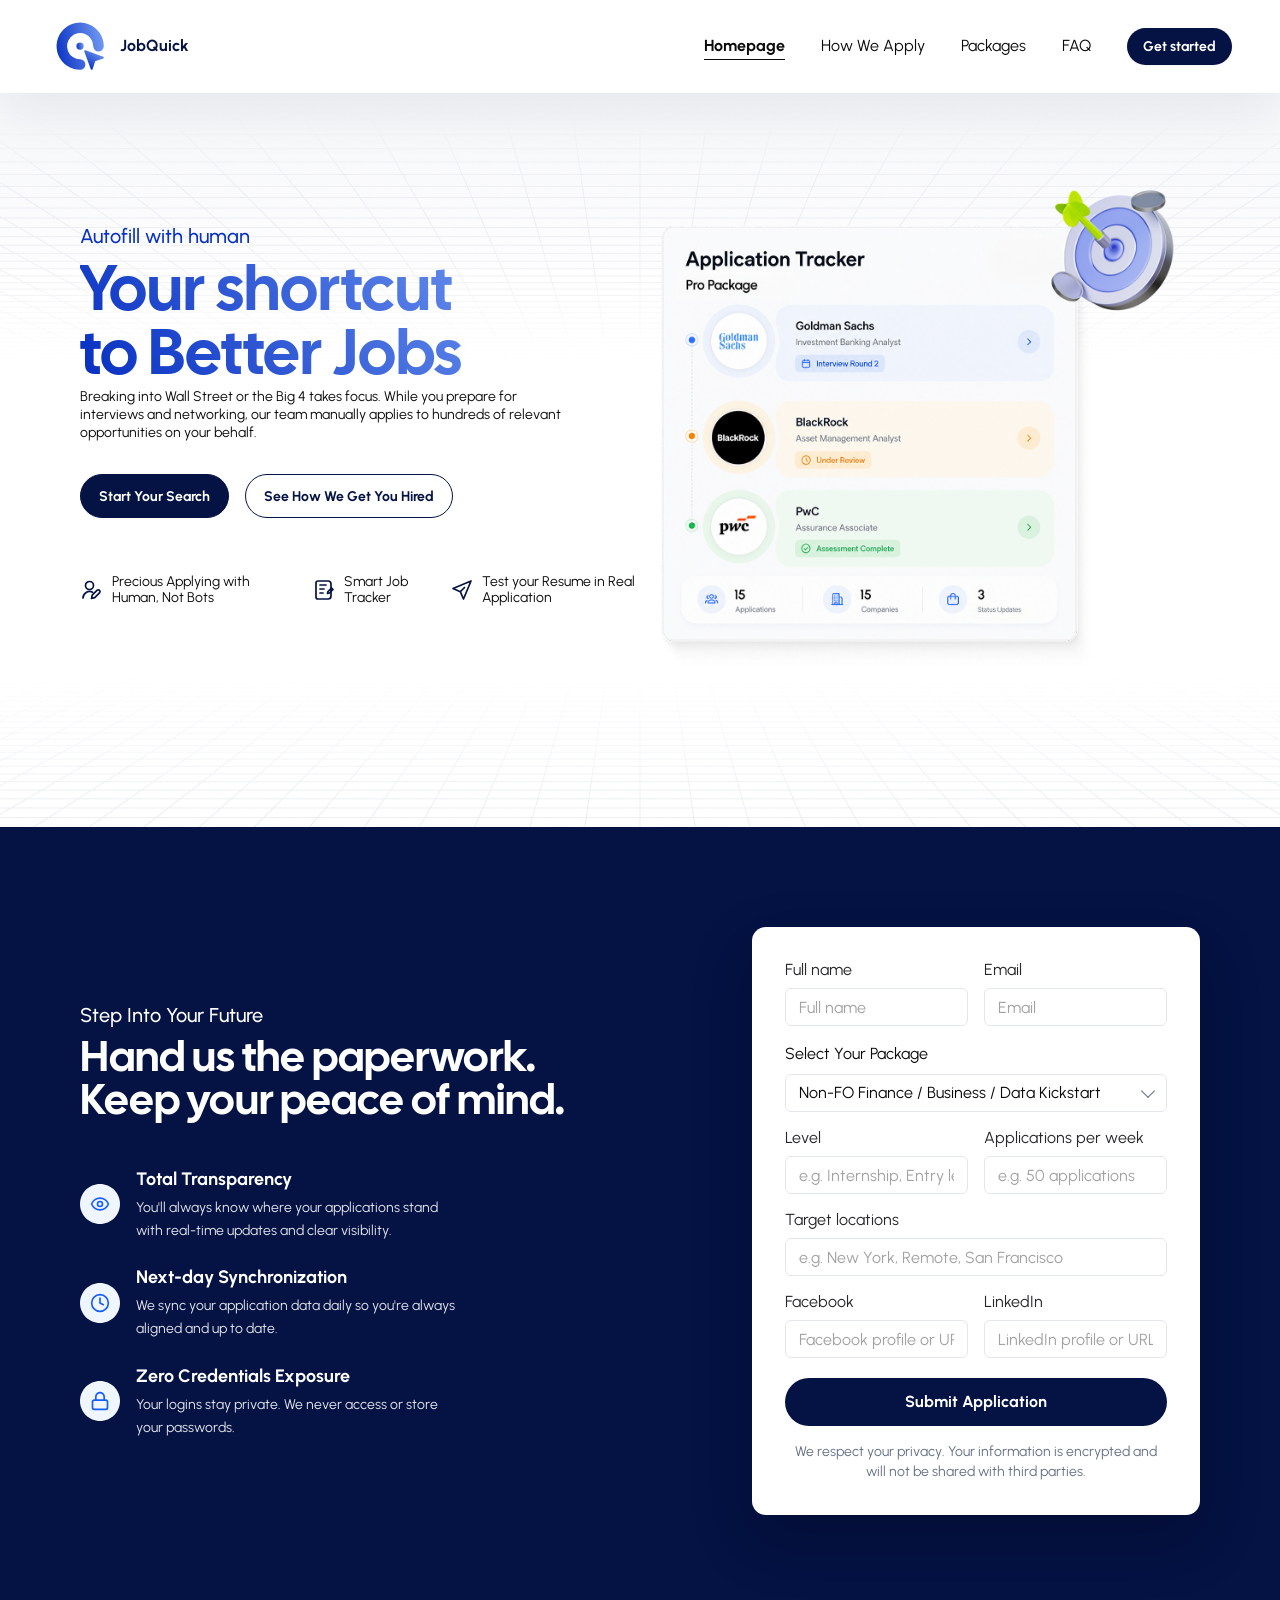
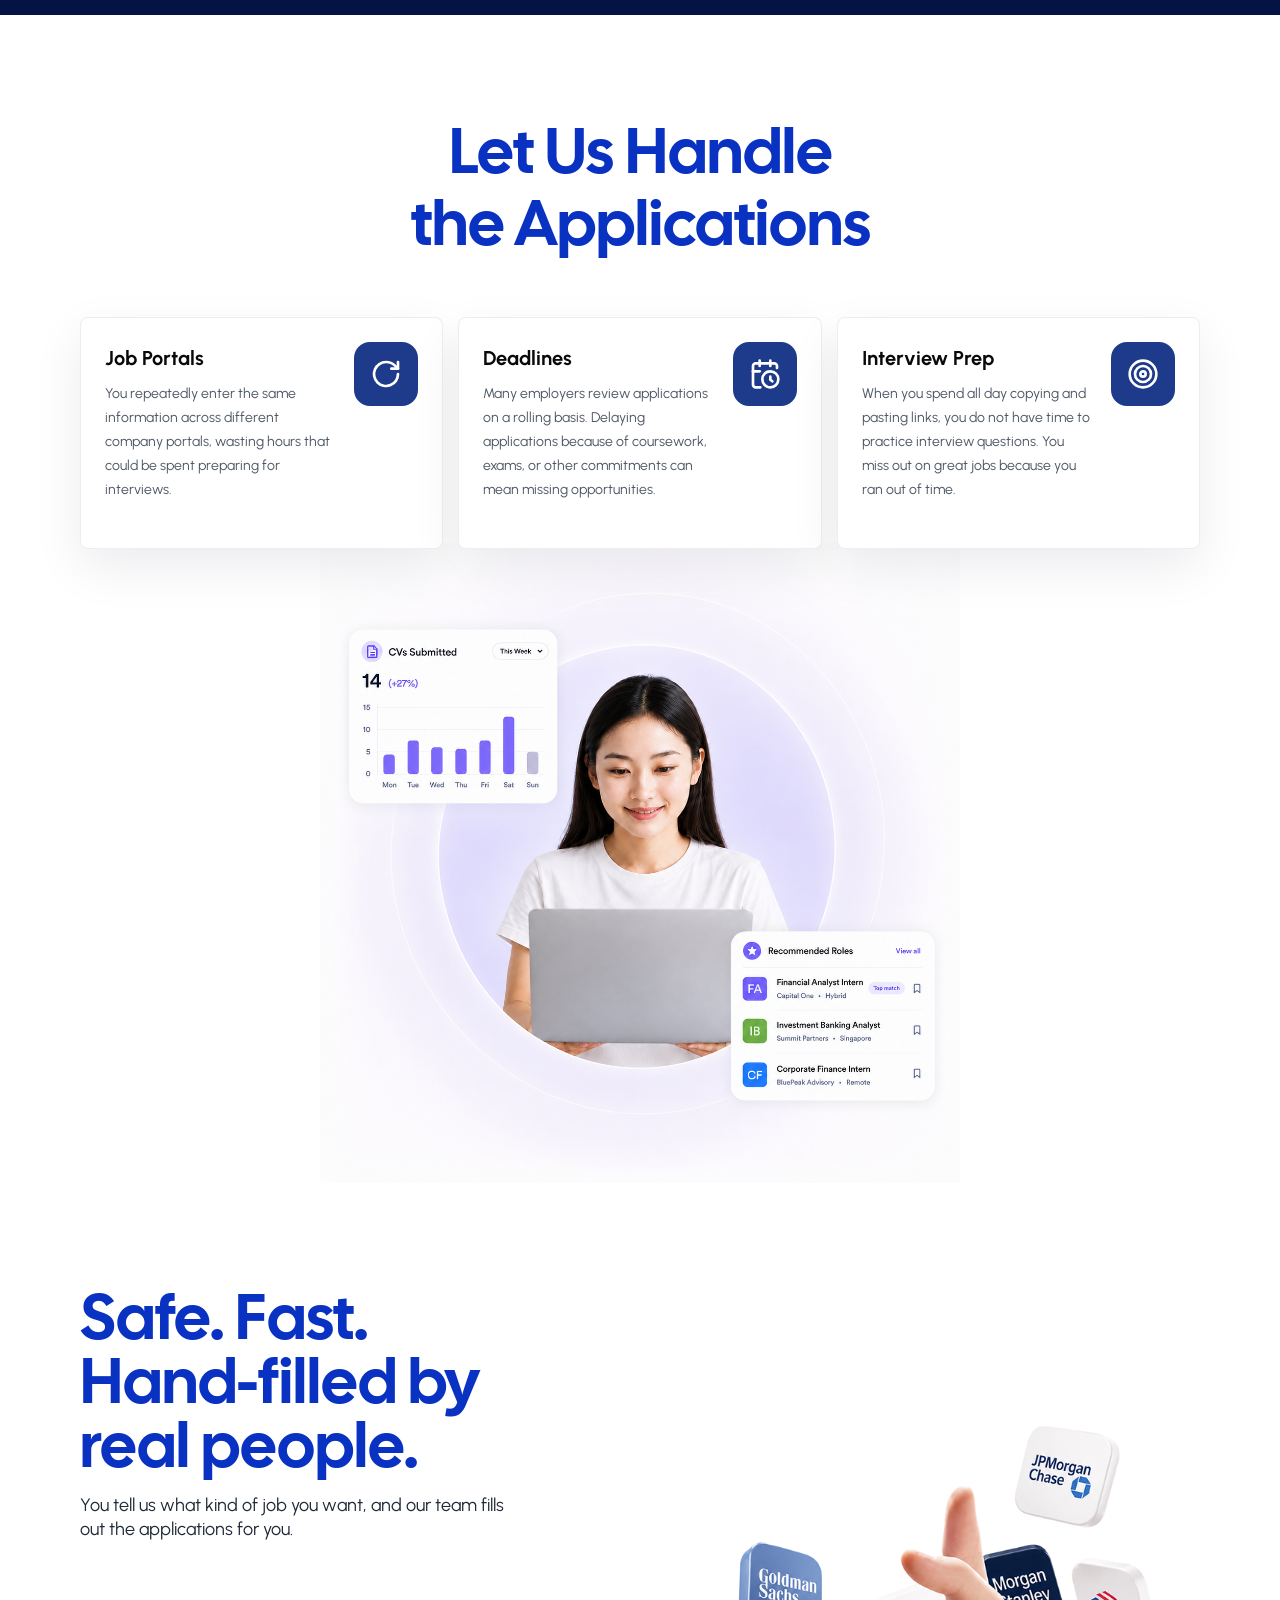
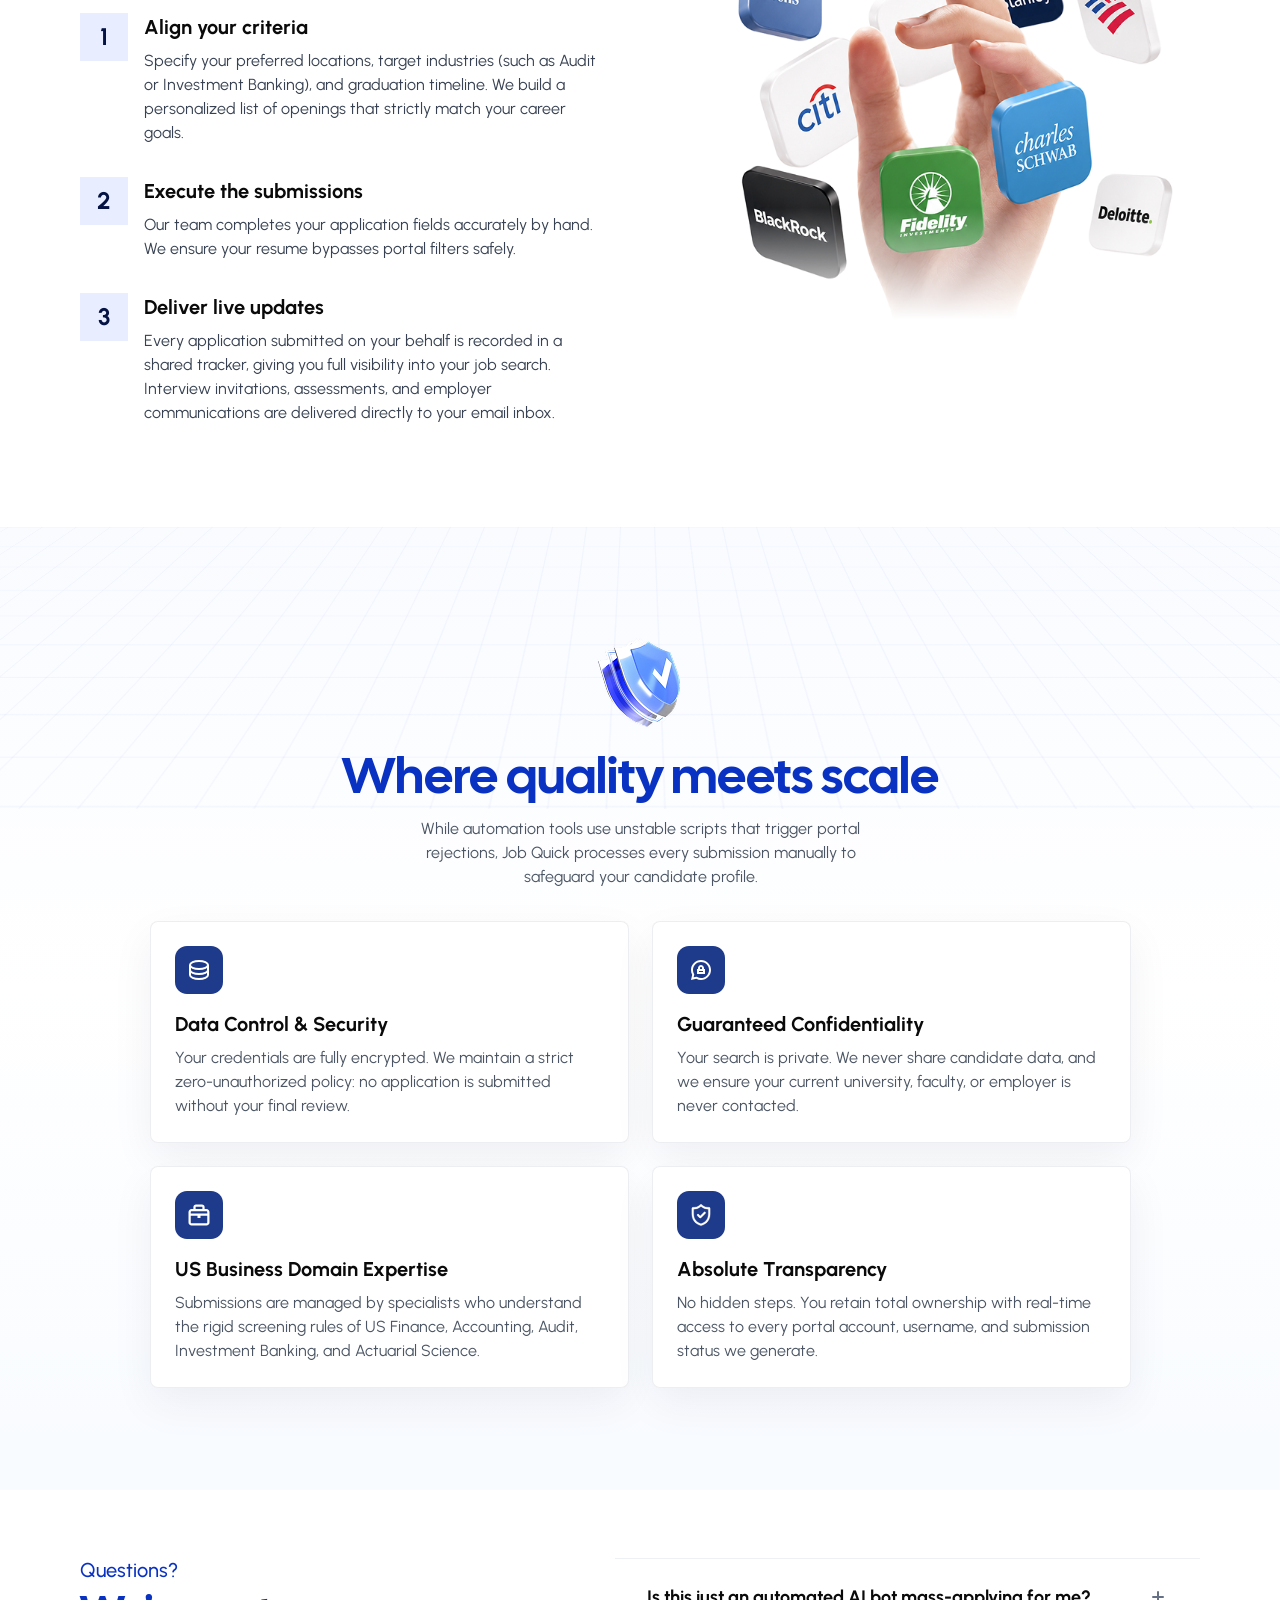
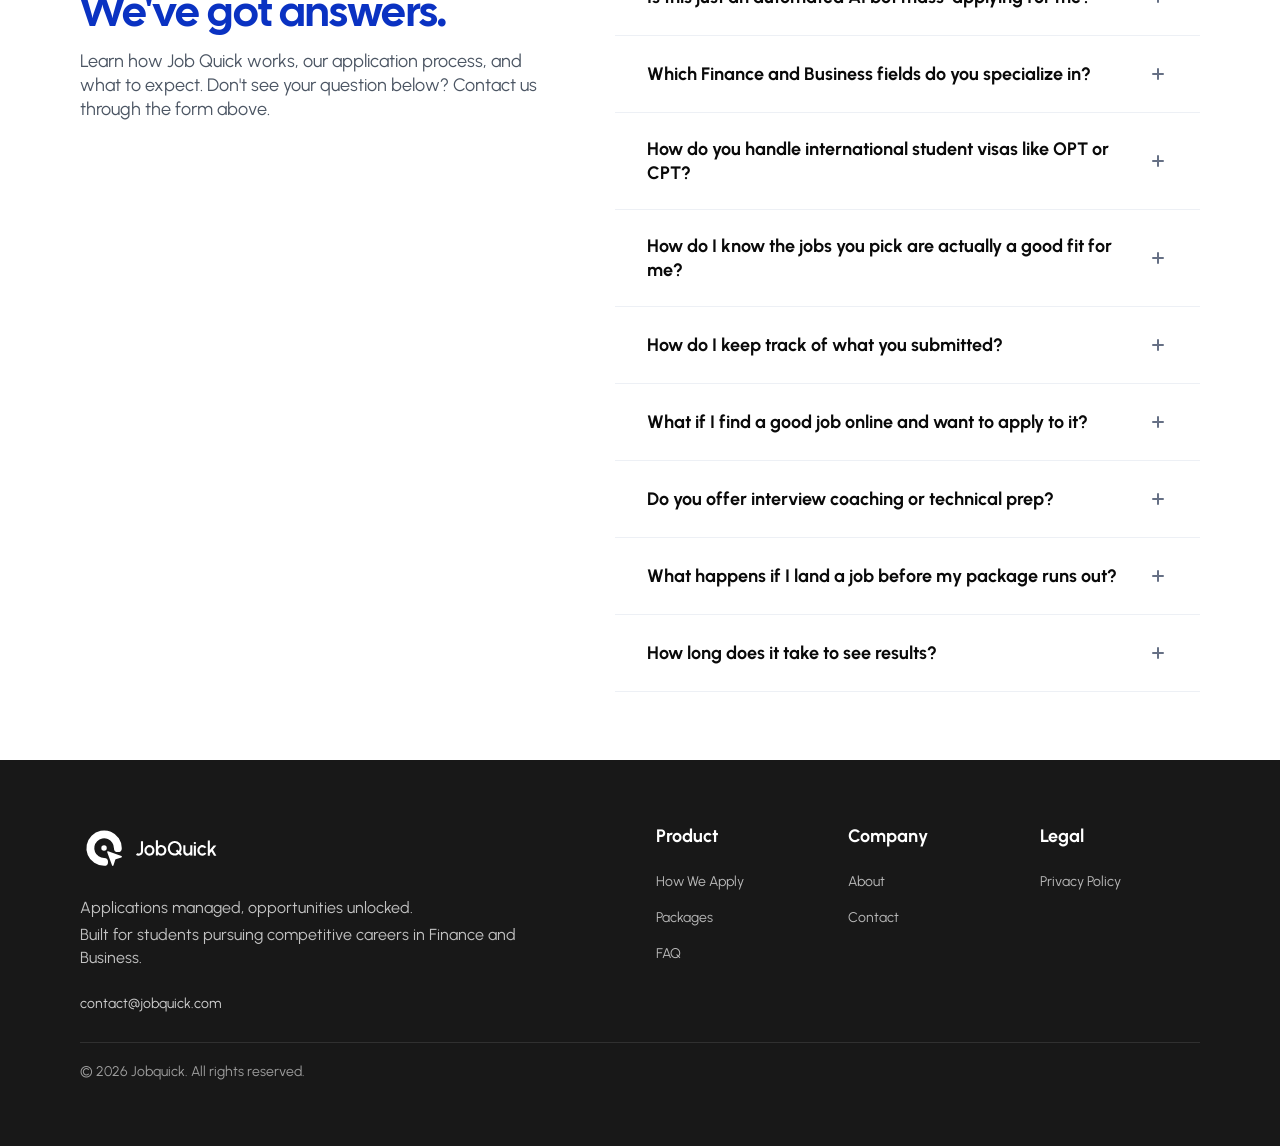
<file: job-quick-website/index.html>
<!doctype html>
<html lang="en">
  <head>
    <meta charset="UTF-8" />
    <meta name="viewport" content="width=device-width, initial-scale=1.0" />
    <meta
      name="description"
      content="Job Quick helps students and early-career professionals apply to better jobs with real human support."
    />
    <title>Job Quick</title>
    <link rel="preconnect" href="https://fonts.googleapis.com" />
    <link rel="preconnect" href="https://fonts.gstatic.com" crossorigin />
    <link
      href="https://fonts.googleapis.com/css2?family=Cal+Sans&family=Urbanist:ital,wght@0,300..900;1,300..900&display=swap"
      rel="stylesheet"
    />
    <link rel="icon" href="./assets/logo.svg" type="image/svg+xml" />
    <link rel="stylesheet" href="./assets/lenis.css" />
    <link rel="stylesheet" href="./styles.css" />
  </head>
  <body class="home-page">
    <header class="site-header">
      <a class="logo-mark" href="#home" aria-label="Job Quick homepage">
        <img src="./assets/logo.svg" alt="" />
        <span>JobQuick</span>
      </a>

      <button class="menu-button" type="button" aria-label="Open menu" aria-expanded="false">
        <span></span>
        <span></span>
      </button>

      <nav class="site-nav" aria-label="Main navigation">
        <a class="is-current" href="#home">Homepage</a>
        <a href="#how">How We Apply</a>
        <a href="./packages.html">Packages</a>
        <a href="#faq">FAQ</a>
        <a class="nav-cta" href="#intro">Get started</a>
      </nav>
    </header>

    <main>
      <section class="hero" id="home">
        <img class="hero-bg hero-bg-top" src="./assets/background-top.png" alt="" aria-hidden="true" />
        <img class="hero-bg hero-bg-bot" src="./assets/background-bot.png" alt="" aria-hidden="true" />
        <div class="container hero-grid">
          <div class="hero-copy reveal">
            <p class="eyebrow">Autofill with human</p>
            <h1>Your shortcut to Better Jobs</h1>
            <p class="hero-lede">
              Breaking into Wall Street or the Big 4 takes focus. While you prepare for interviews
              and networking, our team manually applies to hundreds of relevant opportunities on
              your behalf.
            </p>
            <div class="button-row">
              <a class="primary-button" href="#apply">Start Your Search</a>
              <a class="secondary-button" href="#how">See How We Get You Hired</a>
            </div>

            <div class="usp-row" aria-label="Service highlights">
              <div>
                <svg viewBox="0 0 24 24" aria-hidden="true">
                  <path d="M9.5 11.5a4 4 0 1 0 0-8 4 4 0 0 0 0 8Z"></path>
                  <path d="M3 20a6.5 6.5 0 0 1 9.6-5.7"></path>
                  <path d="m14.7 19.7 5-5a1.8 1.8 0 0 0-2.5-2.5l-5 5-.7 3.2 3.2-.7Z"></path>
                </svg>
                <span>Precious Applying with Human, Not Bots</span>
              </div>
              <div>
                <svg viewBox="0 0 24 24" aria-hidden="true">
                  <path d="M6 3h10a3 3 0 0 1 3 3v12a3 3 0 0 1-3 3H6a2 2 0 0 1-2-2V5a2 2 0 0 1 2-2Z"></path>
                  <path d="M8 7h6M8 11h4M8 15h3"></path>
                  <path d="M16 13.5 19.5 10 21 11.5 17.5 15l-2 .5.5-2Z"></path>
                </svg>
                <span>Smart Job Tracker</span>
              </div>
              <div>
                <svg viewBox="0 0 24 24" aria-hidden="true">
                  <path d="m21 3-7.5 18-3.2-7.3L3 10.5 21 3Z"></path>
                  <path d="m10.5 13.5 4-4"></path>
                </svg>
                <span>Test your Resume in Real Application</span>
              </div>
            </div>
          </div>

          <div class="hero-art reveal">
            <img
              src="./assets/hero.png?v=20260618-hero2"
              alt="Job Quick application tracker shown on a phone"
              width="634"
              height="607"
            />
          </div>
        </div>
      </section>

      <section class="intro-section dark-section" id="intro">
        <div class="container split-grid">
          <div class="intro-copy reveal">
            <p class="eyebrow light">Step Into Your Future</p>
            <h2>Hand us the paperwork. Keep your peace of mind.</h2>
            <div class="feature-list">
              <article class="feature-item">
                <img src="./assets/eye.svg" alt="" aria-hidden="true" />
                <div>
                  <h3>Total Transparency</h3>
                  <p>
                    You'll always know where your applications stand with real-time updates and
                    clear visibility.
                  </p>
                </div>
              </article>
              <article class="feature-item">
                <img src="./assets/clock.svg" alt="" aria-hidden="true" />
                <div>
                  <h3>Next-day Synchronization</h3>
                  <p>We sync your application data daily so you're always aligned and up to date.</p>
                </div>
              </article>
              <article class="feature-item">
                <img src="./assets/lock.svg" alt="" aria-hidden="true" />
                <div>
                  <h3>Zero Credentials Exposure</h3>
                  <p>Your logins stay private. We never access or store your passwords.</p>
                </div>
              </article>
            </div>
          </div>

          <div class="form-card reveal">
            <form
              class="lead-form"
              id="apply"
              name="job-quick-lead"
              method="POST"
              action="https://formspree.io/f/mojzzwyb"
            >
              <div class="form-grid two">
                <label>
                  <span>Full name</span>
                  <input name="name" placeholder="Full name" autocomplete="name" required />
                </label>
                <label>
                  <span>Email</span>
                  <input name="email" type="email" placeholder="Email" autocomplete="email" required />
                </label>
              </div>

              <div class="lead-form-field">
                <span id="roles-label">Select Your Package</span>
                <div class="custom-select" data-custom-select>
                  <input
                    type="hidden"
                    name="roles"
                    value="Non-FO Finance / Business / Data Kickstart"
                    required
                  />
                  <button
                    class="custom-select-trigger"
                    id="roles-trigger"
                    type="button"
                    aria-haspopup="listbox"
                    aria-expanded="false"
                    aria-labelledby="roles-label roles-trigger"
                  >
                    <span class="custom-select-value">Non-FO Finance / Business / Data Kickstart</span>
                    <span class="custom-select-caret" aria-hidden="true"></span>
                  </button>
                  <div class="custom-select-menu" role="listbox" aria-labelledby="roles-label" tabindex="-1">
                    <button
                      class="custom-select-option is-selected"
                      type="button"
                      role="option"
                      aria-selected="true"
                      data-value="Non-FO Finance / Business / Data Kickstart"
                    >
                      Non-FO Finance / Business / Data Kickstart
                    </button>
                    <button
                      class="custom-select-option"
                      type="button"
                      role="option"
                      aria-selected="false"
                      data-value="Non-FO Finance / Business / Data Basic"
                    >
                      Non-FO Finance / Business / Data Basic
                    </button>
                    <button
                      class="custom-select-option"
                      type="button"
                      role="option"
                      aria-selected="false"
                      data-value="Non-FO Finance / Business / Data Pro"
                    >
                      Non-FO Finance / Business / Data Pro
                    </button>
                    <button
                      class="custom-select-option"
                      type="button"
                      role="option"
                      aria-selected="false"
                      data-value="Front Office / Risk / Quantitative / Actuarial Basic"
                    >
                      Front Office / Risk / Quantitative / Actuarial Basic
                    </button>
                    <button
                      class="custom-select-option"
                      type="button"
                      role="option"
                      aria-selected="false"
                      data-value="Front Office / Risk / Quantitative / Actuarial Pro"
                    >
                      Front Office / Risk / Quantitative / Actuarial Pro
                    </button>
                  </div>
                </div>
              </div>

              <div class="form-grid two">
                <label>
                  <span>Level</span>
                  <input name="level" placeholder="e.g. Internship, Entry level" required />
                </label>
                <label>
                  <span>Applications per week</span>
                  <input name="volume" placeholder="e.g. 50 applications" required />
                </label>
              </div>

              <label>
                <span>Target locations</span>
                <input name="locations" placeholder="e.g. New York, Remote, San Francisco" />
              </label>

              <div class="form-grid two">
                <label>
                  <span>Facebook</span>
                  <input name="facebook" placeholder="Facebook profile or URL" />
                </label>
                <label>
                  <span>LinkedIn</span>
                  <input name="linkedin" placeholder="LinkedIn profile or URL" />
                </label>
              </div>

              <button class="primary-button wide" type="submit">Submit Application</button>
              <p class="form-note">
                We respect your privacy. Your information is encrypted and will not be shared with
                third parties.
              </p>
            </form>
          </div>
        </div>
      </section>

      <section class="applications-section" id="how">
        <div class="container">
          <h2 class="center-title reveal">Let Us Handle the Applications</h2>
          <div class="application-cards reveal">
            <article class="application-card">
              <div>
                <h3>Job Portals</h3>
                <p>
                  You repeatedly enter the same information across different company portals,
                  wasting hours that could be spent preparing for interviews.
                </p>
              </div>
              <img src="./assets/repeat.svg" alt="" aria-hidden="true" />
            </article>
            <article class="application-card">
              <div>
                <h3>Deadlines</h3>
                <p>
                  Many employers review applications on a rolling basis. Delaying applications
                  because of coursework, exams, or other commitments can mean missing opportunities.
                </p>
              </div>
              <img src="./assets/calendar.svg" alt="" aria-hidden="true" />
            </article>
            <article class="application-card">
              <div>
                <h3>Interview Prep</h3>
                <p>
                  When you spend all day copying and pasting links, you do not have time to practice
                  interview questions. You miss out on great jobs because you ran out of time.
                </p>
              </div>
              <img src="./assets/target.svg" alt="" aria-hidden="true" />
            </article>
          </div>
        </div>
        <img
          class="applications-image"
          src="./assets/applications.png"
          alt="Student reviewing job applications at a desk"
        />
      </section>

      <section class="process-section">
        <div class="container process-grid">
          <div class="process-copy reveal">
            <h2>Safe. Fast. Hand-filled by real people.</h2>
            <p>You tell us what kind of job you want, and our team fills out the applications for you.</p>
            <div class="steps">
              <article class="step">
                <span>1</span>
                <div>
                  <h3>Align your criteria</h3>
                <p>
                    Specify your preferred locations, target industries (such as Audit or
                    Investment Banking), and graduation timeline. We build a personalized list of
                    openings that strictly match your career goals.
                  </p>
                </div>
              </article>
              <article class="step">
                <span>2</span>
                <div>
                  <h3>Execute the submissions</h3>
                  <p>
                    Our team completes your application fields accurately by hand. We ensure your
                    resume bypasses portal filters safely.
                  </p>
                </div>
              </article>
              <article class="step">
                <span>3</span>
                <div>
                  <h3>Deliver live updates</h3>
                  <p>
                    Every application submitted on your behalf is recorded in a shared tracker,
                    giving you full visibility into your job search. Interview invitations,
                    assessments, and employer communications are delivered directly to your email
                    inbox.
                  </p>
                </div>
              </article>
            </div>
          </div>
          <div class="process-art reveal">
            <img src="./assets/company-tiles.png" alt="Finance company tiles floating in a hand" />
          </div>
        </div>
      </section>

      <section class="quality-section perspective">
        <div class="container quality-content">
          <div class="quality-heading reveal">
            <img src="./assets/quality.png" alt="" aria-hidden="true" />
            <h2>Where quality meets scale</h2>
            <p>
              While automation tools use unstable scripts that trigger portal rejections, Job Quick
              processes every submission manually to safeguard your candidate profile.
            </p>
          </div>
          <div class="trust-grid reveal">
            <article class="trust-card">
              <img src="./assets/data.svg" alt="" aria-hidden="true" />
              <h3>Data Control &amp; Security</h3>
              <p>
                Your credentials are fully encrypted. We maintain a strict zero-unauthorized policy:
                no application is submitted without your final review.
              </p>
            </article>
            <article class="trust-card">
              <img src="./assets/private.svg" alt="" aria-hidden="true" />
              <h3>Guaranteed Confidentiality</h3>
              <p>
                Your search is private. We never share candidate data, and we ensure your current
                university, faculty, or employer is never contacted.
              </p>
            </article>
            <article class="trust-card">
              <img src="./assets/business.svg" alt="" aria-hidden="true" />
              <h3>US Business Domain Expertise</h3>
              <p>
                Submissions are managed by specialists who understand the rigid screening rules of
                US Finance, Accounting, Audit, Investment Banking, and Actuarial Science.
              </p>
            </article>
            <article class="trust-card">
              <img src="./assets/safe.svg" alt="" aria-hidden="true" />
              <h3>Absolute Transparency</h3>
              <p>
                No hidden steps. You retain total ownership with real-time access to every portal
                account, username, and submission status we generate.
              </p>
            </article>
          </div>
        </div>
      </section>

      <section class="faq-section" id="faq">
        <div class="container faq-grid">
          <div class="faq-copy reveal">
            <p class="eyebrow">Questions?</p>
            <h2>We've got answers.</h2>
            <p>
              Learn how Job Quick works, our application process, and what to expect. Don't see your
              question below? Contact us through the form above.
            </p>
          </div>
          <div class="faq-list reveal">
            <div class="faq-item">
              <button type="button" aria-expanded="false">
                <span>Is this just an automated AI bot mass-applying for me?</span>
                <span class="faq-icon" aria-hidden="true"></span>
              </button>
              <div class="faq-answer">
                <p>
                  No. Job Quick uses real people to complete applications by hand, so your
                  submissions are handled carefully and do not rely on unstable portal scripts.
                </p>
              </div>
            </div>
            <div class="faq-item">
              <button type="button" aria-expanded="false">
                <span>Which Finance and Business fields do you specialize in?</span>
                <span class="faq-icon" aria-hidden="true"></span>
              </button>
              <div class="faq-answer">
                <p>
                  We focus on Finance, Accounting, Audit, Investment Banking, Actuarial Science, and
                  related early-career business roles.
                </p>
              </div>
            </div>
            <div class="faq-item">
              <button type="button" aria-expanded="false">
                <span>How do you handle international student visas like OPT or CPT?</span>
                <span class="faq-icon" aria-hidden="true"></span>
              </button>
              <div class="faq-answer">
                <p>
                  You can always request to switch an application to a different company. However,
                  we encourage students not to automatically reject opportunities based on
                  sponsorship wording in a job description. Many employers are flexible with
                  sponsorship policies, and some may still hire international students even if
                  sponsorship is not explicitly mentioned. Our goal is to help you maximize your
                  opportunities and avoid missing potential offers.
                </p>
              </div>
            </div>
            <div class="faq-item">
              <button type="button" aria-expanded="false">
                <span>How do I know the jobs you pick are actually a good fit for me?</span>
                <span class="faq-icon" aria-hidden="true"></span>
              </button>
              <div class="faq-answer">
                <p>
                  You define the target role, industry, location, and constraints first. We build
                  the application list around those criteria before submitting.
                </p>
              </div>
            </div>
            <div class="faq-item">
              <button type="button" aria-expanded="false">
                <span>How do I keep track of what you submitted?</span>
                <span class="faq-icon" aria-hidden="true"></span>
              </button>
              <div class="faq-answer">
                <p>
                  You receive a tracker showing applications, account details, submission status,
                  and updates so you always know what has been completed.
                </p>
              </div>
            </div>
            <div class="faq-item">
              <button type="button" aria-expanded="false">
                <span>What if I find a good job online and want to apply to it?</span>
                <span class="faq-icon" aria-hidden="true"></span>
              </button>
              <div class="faq-answer">
                <p>
                  Send it to the team and we can add it to your application queue if it fits your
                  package and target criteria.
                </p>
              </div>
            </div>
            <div class="faq-item">
              <button type="button" aria-expanded="false">
                <span>Do you offer interview coaching or technical prep?</span>
                <span class="faq-icon" aria-hidden="true"></span>
              </button>
              <div class="faq-answer">
                <p>
                  Job Quick is focused on application support. If coaching is available for your
                  package, the team will confirm it during onboarding.
                </p>
              </div>
            </div>
            <div class="faq-item">
              <button type="button" aria-expanded="false">
                <span>What happens if I land a job before my package runs out?</span>
                <span class="faq-icon" aria-hidden="true"></span>
              </button>
              <div class="faq-answer">
                <p>
                  Your account manager will help you review next steps based on the remaining work
                  and your current package terms.
                </p>
              </div>
            </div>
            <div class="faq-item">
              <button type="button" aria-expanded="false">
                <span>How long does it take to see results?</span>
                <span class="faq-icon" aria-hidden="true"></span>
              </button>
              <div class="faq-answer">
                <p>
                  It depends on the market, role, and your profile. Most candidates benefit from
                  consistent application volume over multiple weeks.
                </p>
              </div>
            </div>
          </div>
        </div>
      </section>
    </main>

    <footer class="site-footer">
      <div class="container footer-inner">
        <div class="footer-brand">
          <img src="./assets/logo-white.svg" alt="Job Quick" />
          <p>Applications managed, opportunities unlocked.</p>
          <p>Built for students pursuing competitive careers in Finance and Business.</p>
          <a href="mailto:contact@jobquick.com">contact@jobquick.com</a>
        </div>
        <div class="footer-links">
          <div>
            <h3>Product</h3>
            <a href="#how">How We Apply</a>
            <a href="./packages.html">Packages</a>
            <a href="#faq">FAQ</a>
          </div>
          <div>
            <h3>Company</h3>
            <a href="#home">About</a>
            <a href="#intro">Contact</a>
          </div>
          <div>
            <h3>Legal</h3>
            <a href="#home">Privacy Policy</a>
          </div>
        </div>
      </div>
      <div class="container copyright">&copy; 2026 Jobquick. All rights reserved.</div>
    </footer>

    <button class="scroll-top-button" type="button" aria-label="Scroll to top">
      <svg viewBox="0 0 24 24" aria-hidden="true">
        <path d="m6 15 6-6 6 6"></path>
      </svg>
    </button>

    <script src="./assets/lenis.min.js"></script>
    <script src="./script.js"></script>
  </body>
</html>
</file>
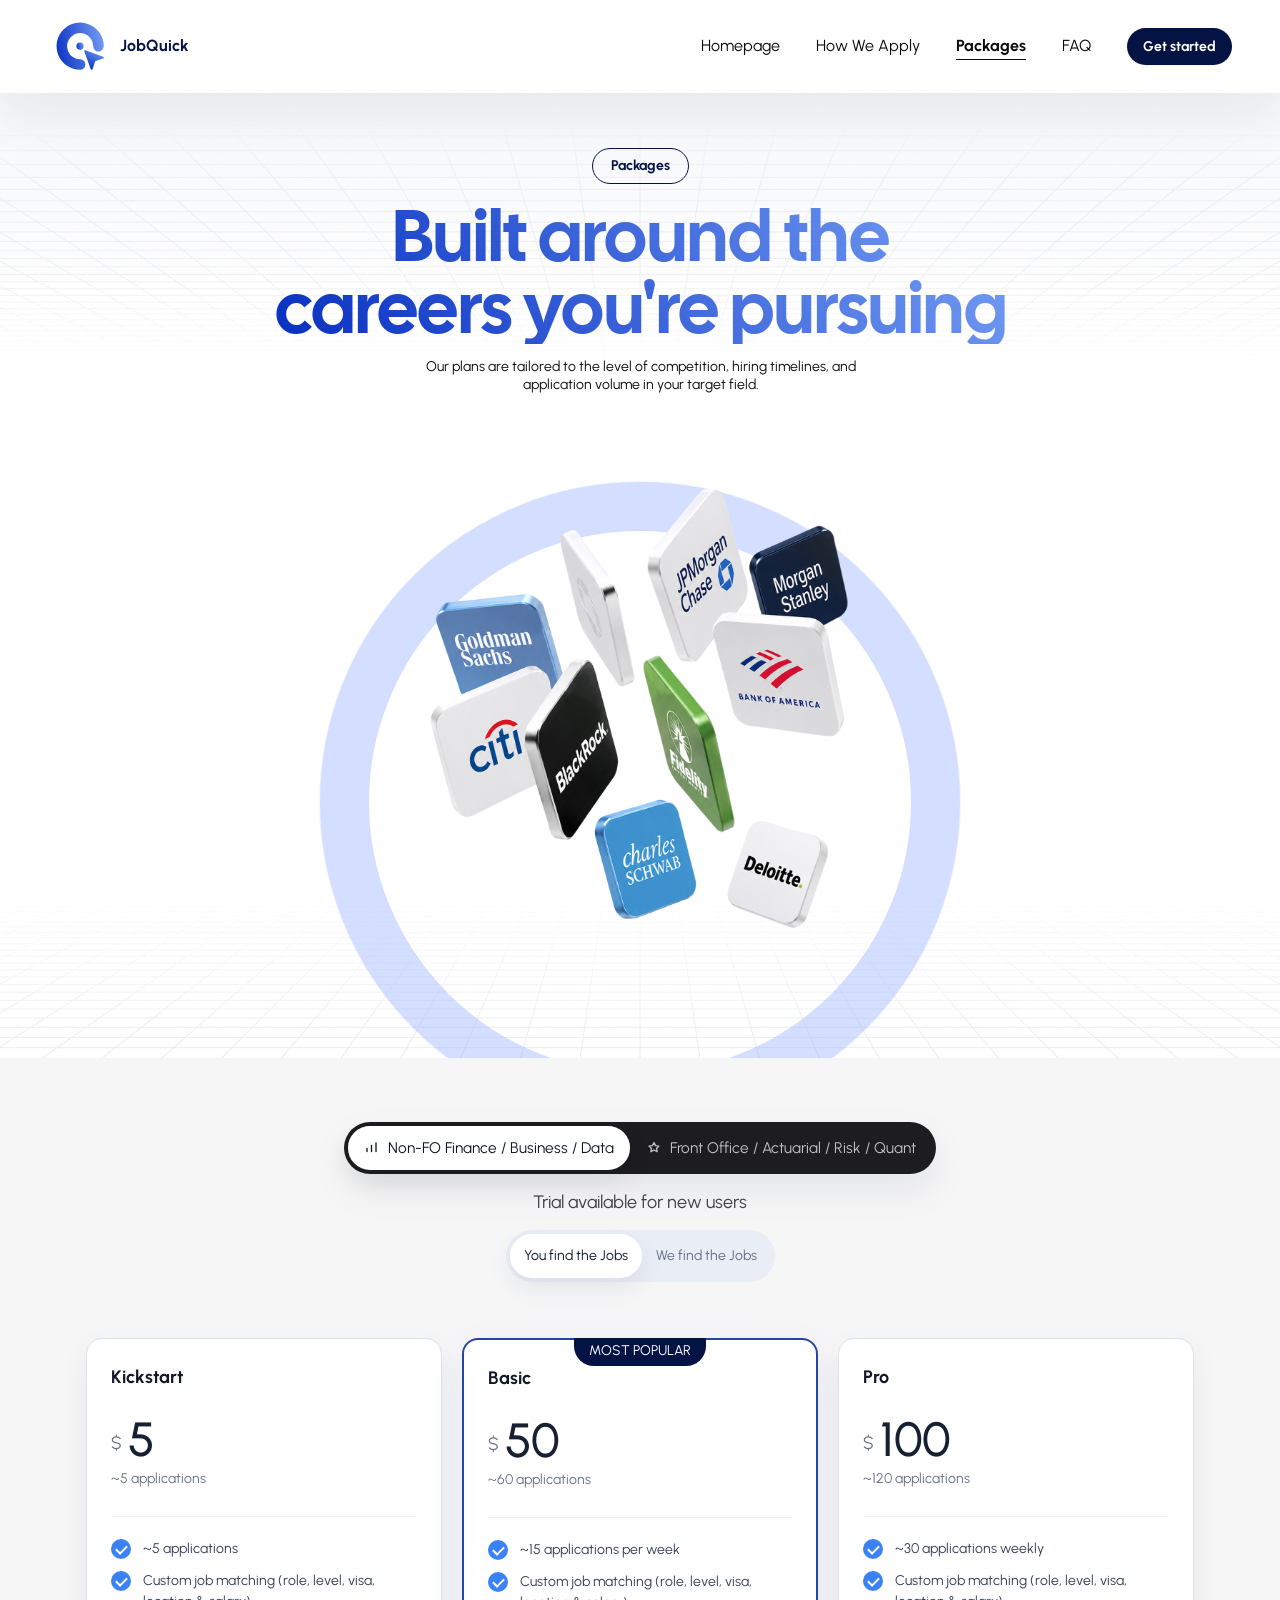
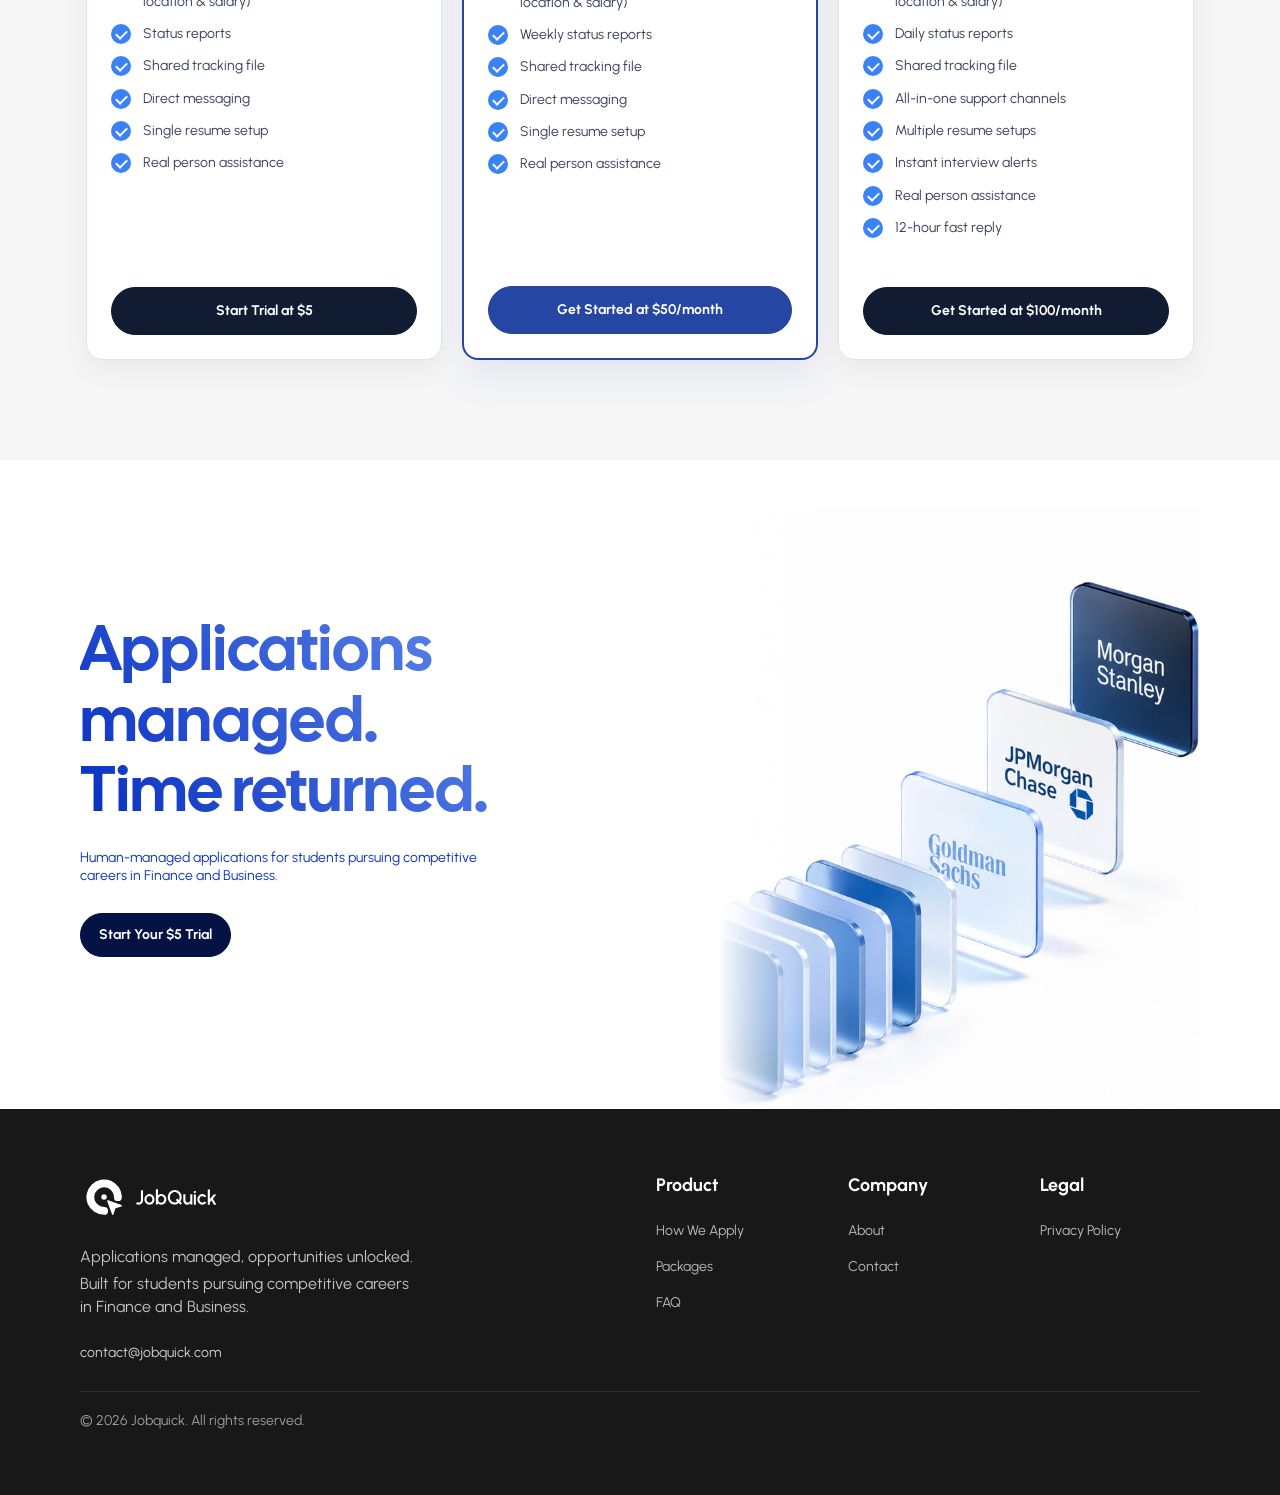
<file: job-quick-website/packages.html>
<!doctype html>
<html lang="en">
  <head>
    <meta charset="UTF-8" />
    <meta name="viewport" content="width=device-width, initial-scale=1.0" />
    <meta
      name="description"
      content="Explore Job Quick packages built for students pursuing competitive careers in Finance, Business, Risk, Quant, and Actuarial roles."
    />
    <title>Job Quick Packages</title>
    <link rel="preconnect" href="https://fonts.googleapis.com" />
    <link rel="preconnect" href="https://fonts.gstatic.com" crossorigin />
    <link
      href="https://fonts.googleapis.com/css2?family=Cal+Sans&family=Urbanist:ital,wght@0,300..900;1,300..900&display=swap"
      rel="stylesheet"
    />
    <link rel="icon" href="./assets/logo.svg" type="image/svg+xml" />
    <link rel="stylesheet" href="./assets/lenis.css" />
    <link rel="stylesheet" href="./styles.css" />
  </head>
  <body class="packages-page">
    <header class="site-header">
      <a class="logo-mark" href="./index.html" aria-label="Job Quick homepage">
        <img src="./assets/logo.svg" alt="" />
        <span>JobQuick</span>
      </a>

      <button
        class="menu-button"
        type="button"
        aria-label="Open menu"
        aria-expanded="false"
        aria-controls="site-navigation"
      >
        <span></span>
        <span></span>
      </button>

      <nav class="site-nav" id="site-navigation" aria-label="Main navigation">
        <a href="./index.html">Homepage</a>
        <a href="./index.html#how">How We Apply</a>
        <a class="is-current" href="./packages.html">Packages</a>
        <a href="./index.html#faq">FAQ</a>
        <a class="nav-cta" href="./index.html#intro">Get started</a>
      </nav>
    </header>

    <main>
      <section class="hero packages-hero" id="packages-top">
        <img class="hero-bg hero-bg-top" src="./assets/background-top.png" alt="" aria-hidden="true" />
        <img class="hero-bg hero-bg-bot" src="./assets/background-bot.png" alt="" aria-hidden="true" />

        <div class="container packages-hero-content reveal">
          <span class="hero-pill">Packages</span>
          <h1>Built around the careers you're pursuing</h1>
          <p>
            Our plans are tailored to the level of competition, hiring timelines, and application
            volume in your target field.
          </p>
        </div>

        <div class="packages-hero-art reveal">
          <span class="packages-hero-orbit"></span>
          <img
            src="./assets/packages-hero.png"
            alt="Floating company cards representing different competitive career tracks"
            width="1220"
            height="1626"
          />
        </div>
      </section>

      <section class="packages-pricing" id="pricing">
        <div class="container packages-pricing-shell">
          <div class="packages-pricing-header reveal">
            <div class="pricing-track-toggle" role="tablist" aria-label="Career track">
              <button
                class="pricing-track-button is-active"
                type="button"
                data-pricing-track="standard"
                aria-pressed="true"
                aria-label="Non-FO Finance / Business / Data"
              >
                <span class="pricing-track-icon" aria-hidden="true">
                  <svg viewBox="0 0 16 16">
                    <path d="M3 11.5V8.5"></path>
                    <path d="M7.5 11.5V5.5"></path>
                    <path d="M12 11.5V3"></path>
                  </svg>
                </span>
                <span class="pricing-track-label pricing-track-label-full">Non-FO Finance / Business / Data</span>
                <span class="pricing-track-label pricing-track-label-mobile" aria-hidden="true"
                  >Non-FO Finance / Biz / Data</span
                >
              </button>
              <button
                class="pricing-track-button"
                type="button"
                data-pricing-track="premium"
                aria-pressed="false"
                aria-label="Front Office / Actuarial / Risk / Quant"
              >
                <span class="pricing-track-icon" aria-hidden="true">
                  <svg viewBox="0 0 16 16">
                    <path
                      d="m8 2.5 1.5 3.1 3.4.5-2.4 2.3.6 3.3L8 10 4.9 11.7l.6-3.3L3 6.1l3.4-.5L8 2.5Z"
                    ></path>
                  </svg>
                </span>
                <span class="pricing-track-label pricing-track-label-full"
                  >Front Office / Actuarial / Risk / Quant</span
                >
                <span class="pricing-track-label pricing-track-label-mobile" aria-hidden="true"
                  >FO / Actuarial / Risk / Quant</span
                >
              </button>
            </div>

            <p class="pricing-note">Trial available for new users</p>

            <div class="pricing-mode-toggle" role="tablist" aria-label="Job sourcing">
              <button
                class="pricing-mode-button is-active"
                type="button"
                data-pricing-mode="self"
                aria-pressed="true"
              >
                You find the Jobs
              </button>
              <button
                class="pricing-mode-button"
                type="button"
                data-pricing-mode="concierge"
                aria-pressed="false"
              >
                We find the Jobs
              </button>
            </div>
          </div>

          <div class="pricing-panels reveal">
            <div class="pricing-panel is-active" data-panel="standard-self">
              <article class="pricing-card">
                <div class="pricing-card-body">
                  <h3>Kickstart</h3>
                  <div class="pricing-price">
                    <span class="pricing-currency">$</span>
                    <span class="pricing-amount">5</span>
                  </div>
                  <p class="pricing-volume">~5 applications</p>
                  <div class="pricing-divider"></div>
                  <ul class="pricing-features">
                    <li><span class="pricing-check"></span><span>~5 applications</span></li>
                    <li>
                      <span class="pricing-check"></span>
                      <span>Custom job matching (role, level, visa, location &amp; salary)</span>
                    </li>
                    <li><span class="pricing-check"></span><span>Status reports</span></li>
                    <li><span class="pricing-check"></span><span>Shared tracking file</span></li>
                    <li><span class="pricing-check"></span><span>Direct messaging</span></li>
                    <li><span class="pricing-check"></span><span>Single resume setup</span></li>
                    <li><span class="pricing-check"></span><span>Real person assistance</span></li>
                  </ul>
                </div>
                <a class="pricing-button" href="./index.html#intro">Start Trial at $5</a>
              </article>

              <article class="pricing-card is-featured">
                <span class="pricing-badge">MOST POPULAR</span>
                <div class="pricing-card-body">
                  <h3>Basic</h3>
                  <div class="pricing-price">
                    <span class="pricing-currency">$</span>
                    <span class="pricing-amount">50</span>
                  </div>
                  <p class="pricing-volume">~60 applications</p>
                  <div class="pricing-divider"></div>
                  <ul class="pricing-features">
                    <li><span class="pricing-check"></span><span>~15 applications per week</span></li>
                    <li>
                      <span class="pricing-check"></span>
                      <span>Custom job matching (role, level, visa, location &amp; salary)</span>
                    </li>
                    <li><span class="pricing-check"></span><span>Weekly status reports</span></li>
                    <li><span class="pricing-check"></span><span>Shared tracking file</span></li>
                    <li><span class="pricing-check"></span><span>Direct messaging</span></li>
                    <li><span class="pricing-check"></span><span>Single resume setup</span></li>
                    <li><span class="pricing-check"></span><span>Real person assistance</span></li>
                  </ul>
                </div>
                <a class="pricing-button" href="./index.html#intro">Get Started at $50/month</a>
              </article>

              <article class="pricing-card">
                <div class="pricing-card-body">
                  <h3>Pro</h3>
                  <div class="pricing-price">
                    <span class="pricing-currency">$</span>
                    <span class="pricing-amount">100</span>
                  </div>
                  <p class="pricing-volume">~120 applications</p>
                  <div class="pricing-divider"></div>
                  <ul class="pricing-features">
                    <li><span class="pricing-check"></span><span>~30 applications weekly</span></li>
                    <li>
                      <span class="pricing-check"></span>
                      <span>Custom job matching (role, level, visa, location &amp; salary)</span>
                    </li>
                    <li><span class="pricing-check"></span><span>Daily status reports</span></li>
                    <li><span class="pricing-check"></span><span>Shared tracking file</span></li>
                    <li><span class="pricing-check"></span><span>All-in-one support channels</span></li>
                    <li><span class="pricing-check"></span><span>Multiple resume setups</span></li>
                    <li><span class="pricing-check"></span><span>Instant interview alerts</span></li>
                    <li><span class="pricing-check"></span><span>Real person assistance</span></li>
                    <li><span class="pricing-check"></span><span>12-hour fast reply</span></li>
                  </ul>
                </div>
                <a class="pricing-button" href="./index.html#intro">Get Started at $100/month</a>
              </article>
            </div>

            <div class="pricing-panel" data-panel="standard-concierge">
              <article class="pricing-card">
                <div class="pricing-card-body">
                  <h3>Kickstart</h3>
                  <div class="pricing-price">
                    <span class="pricing-currency">$</span>
                    <span class="pricing-amount">5</span>
                  </div>
                  <p class="pricing-volume">~5 applications</p>
                  <div class="pricing-divider"></div>
                  <ul class="pricing-features">
                    <li><span class="pricing-check"></span><span>~5 applications</span></li>
                    <li>
                      <span class="pricing-check"></span>
                      <span>Custom job matching (role, level, visa, location &amp; salary)</span>
                    </li>
                    <li><span class="pricing-check"></span><span>Weekly status reports</span></li>
                    <li><span class="pricing-check"></span><span>Shared tracking file</span></li>
                    <li><span class="pricing-check"></span><span>Direct messaging</span></li>
                    <li><span class="pricing-check"></span><span>Single resume setup</span></li>
                    <li><span class="pricing-check"></span><span>Real person assistance</span></li>
                  </ul>
                </div>
                <a class="pricing-button" href="./index.html#intro">Start Trial at $5</a>
              </article>

              <article class="pricing-card is-featured">
                <span class="pricing-badge">MOST POPULAR</span>
                <div class="pricing-card-body">
                  <h3>Basic</h3>
                  <div class="pricing-price">
                    <span class="pricing-currency">$</span>
                    <span class="pricing-amount">60</span>
                  </div>
                  <p class="pricing-volume">~60 applications</p>
                  <div class="pricing-divider"></div>
                  <ul class="pricing-features">
                    <li><span class="pricing-check"></span><span>~15 applications per week</span></li>
                    <li>
                      <span class="pricing-check"></span>
                      <span>Custom job matching (role, level, visa, location &amp; salary)</span>
                    </li>
                    <li><span class="pricing-check"></span><span>Weekly status reports</span></li>
                    <li><span class="pricing-check"></span><span>Shared tracking file</span></li>
                    <li><span class="pricing-check"></span><span>Direct messaging</span></li>
                    <li><span class="pricing-check"></span><span>Single resume setup</span></li>
                    <li><span class="pricing-check"></span><span>Real person assistance</span></li>
                  </ul>
                </div>
                <a class="pricing-button" href="./index.html#intro">Get Started at $60/month</a>
              </article>

              <article class="pricing-card">
                <div class="pricing-card-body">
                  <h3>Pro</h3>
                  <div class="pricing-price">
                    <span class="pricing-currency">$</span>
                    <span class="pricing-amount">120</span>
                  </div>
                  <p class="pricing-volume">~120 applications</p>
                  <div class="pricing-divider"></div>
                  <ul class="pricing-features">
                    <li><span class="pricing-check"></span><span>~30 applications weekly</span></li>
                    <li>
                      <span class="pricing-check"></span>
                      <span>Custom job matching (role, level, visa, location &amp; salary)</span>
                    </li>
                    <li><span class="pricing-check"></span><span>Daily status reports</span></li>
                    <li><span class="pricing-check"></span><span>Shared tracking file</span></li>
                    <li><span class="pricing-check"></span><span>All-in-one support channels</span></li>
                    <li><span class="pricing-check"></span><span>Multiple resume setups</span></li>
                    <li><span class="pricing-check"></span><span>Instant interview alerts</span></li>
                    <li><span class="pricing-check"></span><span>Priority person assistance</span></li>
                    <li><span class="pricing-check"></span><span>12-hour fast reply</span></li>
                  </ul>
                </div>
                <a class="pricing-button" href="./index.html#intro">Get Started at $120/month</a>
              </article>
            </div>

            <div class="pricing-panel panel-two" data-panel="premium-self">
              <article class="pricing-card is-featured">
                <span class="pricing-badge">MOST POPULAR</span>
                <div class="pricing-card-body">
                  <h3>Basic</h3>
                  <div class="pricing-price">
                    <span class="pricing-currency">$</span>
                    <span class="pricing-amount">70</span>
                  </div>
                  <p class="pricing-volume">~60 applications</p>
                  <div class="pricing-divider"></div>
                  <ul class="pricing-features">
                    <li><span class="pricing-check"></span><span>~15 applications per week</span></li>
                    <li>
                      <span class="pricing-check"></span>
                      <span>Custom job matching (role, level, visa, location &amp; salary)</span>
                    </li>
                    <li><span class="pricing-check"></span><span>Weekly status reports</span></li>
                    <li><span class="pricing-check"></span><span>Shared tracking file</span></li>
                    <li><span class="pricing-check"></span><span>Direct messaging</span></li>
                    <li><span class="pricing-check"></span><span>Single resume setup</span></li>
                    <li><span class="pricing-check"></span><span>Real person assistance</span></li>
                  </ul>
                </div>
                <a class="pricing-button" href="./index.html#intro">Get Started at $70/month</a>
              </article>

              <article class="pricing-card">
                <div class="pricing-card-body">
                  <h3>Pro</h3>
                  <div class="pricing-price">
                    <span class="pricing-currency">$</span>
                    <span class="pricing-amount">120</span>
                  </div>
                  <p class="pricing-volume">~120 applications</p>
                  <div class="pricing-divider"></div>
                  <ul class="pricing-features">
                    <li><span class="pricing-check"></span><span>~30 applications weekly</span></li>
                    <li>
                      <span class="pricing-check"></span>
                      <span>Custom job matching (role, level, visa, location &amp; salary)</span>
                    </li>
                    <li><span class="pricing-check"></span><span>Daily status reports</span></li>
                    <li><span class="pricing-check"></span><span>Shared tracking file</span></li>
                    <li><span class="pricing-check"></span><span>All-in-one support channels</span></li>
                    <li><span class="pricing-check"></span><span>Multiple resume setups</span></li>
                    <li><span class="pricing-check"></span><span>Instant interview alerts</span></li>
                    <li><span class="pricing-check"></span><span>Priority person assistance</span></li>
                    <li><span class="pricing-check"></span><span>12-hour fast reply</span></li>
                  </ul>
                </div>
                <a class="pricing-button" href="./index.html#intro">Get Started at $120/month</a>
              </article>
            </div>

            <div class="pricing-panel panel-two" data-panel="premium-concierge">
              <article class="pricing-card is-featured">
                <span class="pricing-badge">MOST POPULAR</span>
                <div class="pricing-card-body">
                  <h3>Basic</h3>
                  <div class="pricing-price">
                    <span class="pricing-currency">$</span>
                    <span class="pricing-amount">90</span>
                  </div>
                  <p class="pricing-volume">~60 applications</p>
                  <div class="pricing-divider"></div>
                  <ul class="pricing-features">
                    <li><span class="pricing-check"></span><span>~15 applications per week</span></li>
                    <li>
                      <span class="pricing-check"></span>
                      <span>Custom job matching (role, level, visa, location &amp; salary)</span>
                    </li>
                    <li><span class="pricing-check"></span><span>Weekly status reports</span></li>
                    <li><span class="pricing-check"></span><span>Shared tracking file</span></li>
                    <li><span class="pricing-check"></span><span>Direct messaging</span></li>
                    <li><span class="pricing-check"></span><span>Single resume setup</span></li>
                    <li><span class="pricing-check"></span><span>Real person assistance</span></li>
                  </ul>
                </div>
                <a class="pricing-button" href="./index.html#intro">Get Started at $90/month</a>
              </article>

              <article class="pricing-card">
                <div class="pricing-card-body">
                  <h3>Pro</h3>
                  <div class="pricing-price">
                    <span class="pricing-currency">$</span>
                    <span class="pricing-amount">150</span>
                  </div>
                  <p class="pricing-volume">~120 applications</p>
                  <div class="pricing-divider"></div>
                  <ul class="pricing-features">
                    <li><span class="pricing-check"></span><span>~30 applications weekly</span></li>
                    <li>
                      <span class="pricing-check"></span>
                      <span>Custom job matching (role, level, visa, location &amp; salary)</span>
                    </li>
                    <li><span class="pricing-check"></span><span>Daily status reports</span></li>
                    <li><span class="pricing-check"></span><span>Shared tracking file</span></li>
                    <li><span class="pricing-check"></span><span>All-in-one support channels</span></li>
                    <li><span class="pricing-check"></span><span>Multiple resume setups</span></li>
                    <li><span class="pricing-check"></span><span>Instant interview alerts</span></li>
                    <li><span class="pricing-check"></span><span>Priority person assistance</span></li>
                    <li><span class="pricing-check"></span><span>12-hour fast reply</span></li>
                  </ul>
                </div>
                <a class="pricing-button" href="./index.html#intro">Get Started at $150/month</a>
              </article>
            </div>
          </div>
        </div>
      </section>

      <section class="packages-cta-section">
        <div class="container packages-cta-grid">
          <div class="packages-cta-copy reveal">
            <h2>Applications managed. Time returned.</h2>
            <p>
              Human-managed applications for students pursuing competitive careers in Finance and
              Business.
            </p>
            <a class="primary-button" href="./index.html#intro">Start Your $5 Trial</a>
          </div>

          <div class="packages-cta-art reveal">
            <img
              src="./assets/packages-cta.png"
              alt="Layered company cards illustrating a structured application process"
              width="1552"
              height="1798"
            />
          </div>
        </div>
      </section>
    </main>

    <footer class="site-footer">
      <div class="container footer-inner">
        <div class="footer-brand">
          <img src="./assets/logo-white.svg" alt="Job Quick" />
          <p>Applications managed, opportunities unlocked.</p>
          <p>Built for students pursuing competitive careers in Finance and Business.</p>
          <a href="mailto:contact@jobquick.com">contact@jobquick.com</a>
        </div>
        <div class="footer-links">
          <div>
            <h3>Product</h3>
            <a href="./index.html#how">How We Apply</a>
            <a href="#pricing">Packages</a>
            <a href="./index.html#faq">FAQ</a>
          </div>
          <div>
            <h3>Company</h3>
            <a href="./index.html#home">About</a>
            <a href="./index.html#intro">Contact</a>
          </div>
          <div>
            <h3>Legal</h3>
            <a href="./index.html#home">Privacy Policy</a>
          </div>
        </div>
      </div>
      <div class="container copyright">&copy; 2026 Jobquick. All rights reserved.</div>
    </footer>

    <button class="scroll-top-button" type="button" aria-label="Scroll to top">
      <svg viewBox="0 0 24 24" aria-hidden="true">
        <path d="m6 15 6-6 6 6"></path>
      </svg>
    </button>

    <script src="./assets/lenis.min.js"></script>
    <script src="./script.js"></script>
  </body>
</html>
</file>
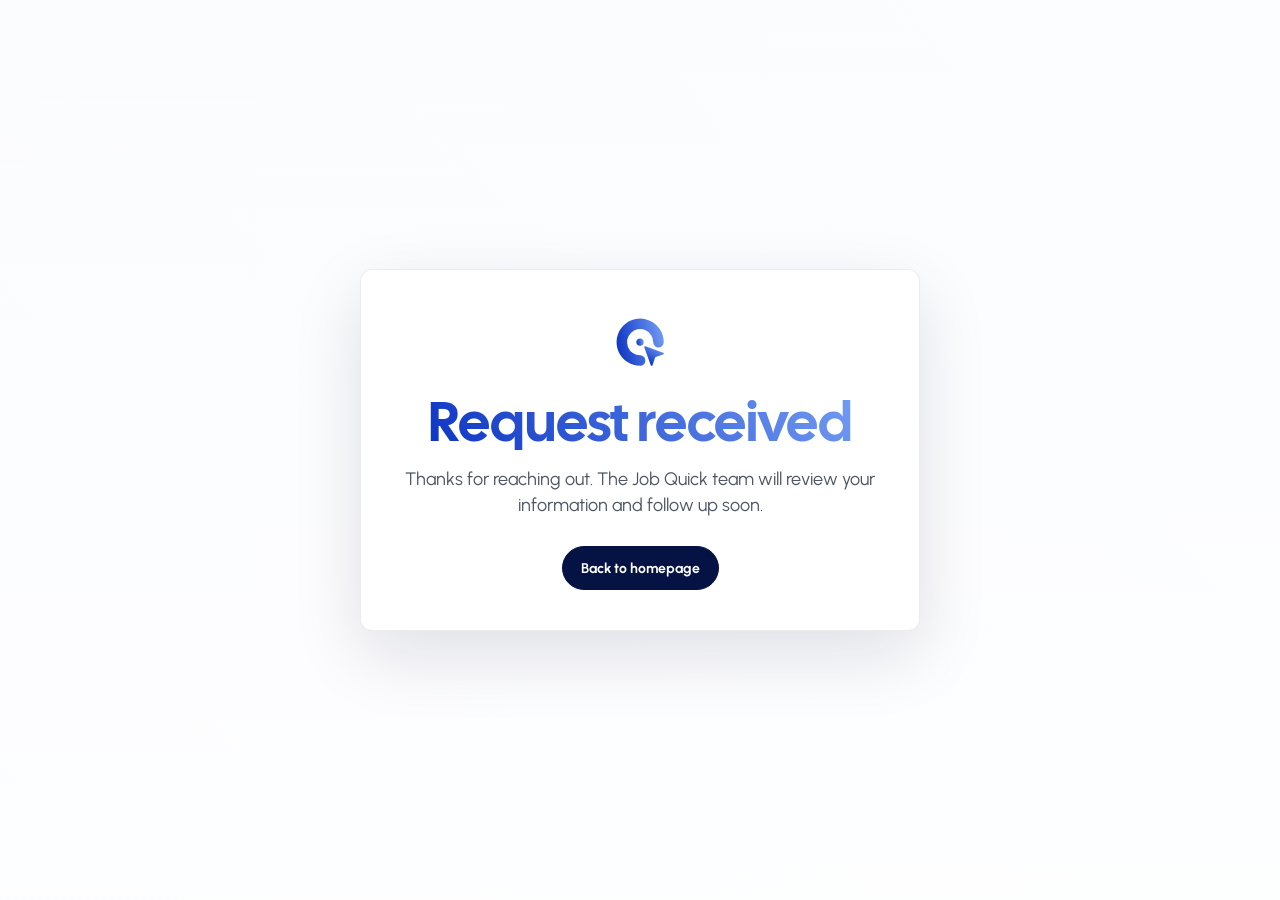
<file: job-quick-website/thank-you.html>
<!doctype html>
<html lang="en">
  <head>
    <meta charset="UTF-8" />
    <meta name="viewport" content="width=device-width, initial-scale=1.0" />
    <title>Thank You | Job Quick</title>
    <link rel="preconnect" href="https://fonts.googleapis.com" />
    <link rel="preconnect" href="https://fonts.gstatic.com" crossorigin />
    <link
      href="https://fonts.googleapis.com/css2?family=Cal+Sans&family=Urbanist:ital,wght@0,300..900;1,300..900&display=swap"
      rel="stylesheet"
    />
    <link rel="icon" href="./assets/logo.svg" type="image/svg+xml" />
    <link rel="stylesheet" href="./assets/lenis.css" />
    <link rel="stylesheet" href="./styles.css" />
  </head>
  <body class="thank-you-page">
    <main class="thank-you-card">
      <img src="./assets/logo.svg" alt="" />
      <h1>Request received</h1>
      <p>Thanks for reaching out. The Job Quick team will review your information and follow up soon.</p>
      <a class="primary-button" href="./index.html">Back to homepage</a>
    </main>
  </body>
</html>
</file>
<file: job-quick-website/assets/lenis.css>
html.lenis,
html.lenis body {
  height: auto;
}

.lenis:not(.lenis-autoToggle).lenis-stopped {
  overflow: clip;
}

.lenis [data-lenis-prevent],
.lenis [data-lenis-prevent-wheel],
.lenis [data-lenis-prevent-touch],
.lenis [data-lenis-prevent-vertical],
.lenis [data-lenis-prevent-horizontal] {
  overscroll-behavior: contain;
}

.lenis.lenis-smooth iframe {
  pointer-events: none;
}

.lenis.lenis-autoToggle {
  transition-property: overflow;
  transition-duration: 1ms;
  transition-behavior: allow-discrete;
}
</file>
<file: job-quick-website/styles.css>
:root {
  --blue-900: #041244;
  --blue-800: #0a32c2;
  --blue-700: #155dfc;
  --blue-600: #1e3a8a;
  --blue-300: #8bb4ff;
  --blue-50: #eff6ff;
  --ink: #0a0a0a;
  --line: #ececec;
  --paper: #ffffff;
  --soft: #f7f8fb;
  --footer: #181818;
  --font-body: "Urbanist", Arial, sans-serif;
  --font-display: "Cal Sans", "Urbanist", Arial, sans-serif;
  --container: min(1280px, calc(100vw - 160px));
  --ease: cubic-bezier(0.22, 1, 0.36, 1);
  --ease-soft: cubic-bezier(0.16, 1, 0.3, 1);
  --ease-smooth: cubic-bezier(0.4, 0, 0.2, 1);
}

* {
  box-sizing: border-box;
}

html {
  scroll-behavior: auto;
  overflow-x: hidden;
}

body {
  margin: 0;
  padding-top: 93px;
  background: var(--paper);
  color: var(--ink);
  font-family: var(--font-body);
  font-size: 16px;
  line-height: 1.5;
  letter-spacing: 0;
  overflow-x: hidden;
}

img,
svg {
  display: block;
  max-width: 100%;
}

a {
  color: inherit;
  text-decoration: none;
}

button,
input,
select {
  font: inherit;
}

button,
a,
input,
select {
  -webkit-tap-highlight-color: transparent;
}

:focus-visible {
  outline: 3px solid rgba(21, 93, 252, 0.42);
  outline-offset: 3px;
}

.container {
  width: var(--container);
  margin-inline: auto;
}

.site-header {
  position: fixed;
  top: 0;
  left: 0;
  right: 0;
  z-index: 50;
  height: 93px;
  display: flex;
  align-items: center;
  justify-content: space-between;
  padding-inline: 80px;
  border-bottom: 1px solid var(--line);
  background: rgba(255, 255, 255, 0.94);
  backdrop-filter: blur(18px);
}

@media (min-width: 1024px) {
  .site-header {
    background:
      linear-gradient(180deg, rgba(255, 255, 255, 0.84), rgba(255, 255, 255, 0.62)),
      rgba(255, 255, 255, 0.58);
    border-bottom: 1px solid rgba(255, 255, 255, 0.42);
    box-shadow:
      0 18px 52px rgba(11, 20, 45, 0.08),
      inset 0 1px 0 rgba(255, 255, 255, 0.78);
    backdrop-filter: blur(26px) saturate(1.28);
    -webkit-backdrop-filter: blur(26px) saturate(1.28);
  }
}

.logo-mark {
  display: inline-flex;
  align-items: center;
  gap: 8px;
  min-height: 64px;
  font-weight: 700;
  color: var(--blue-900);
}

.logo-mark img {
  width: 64px;
  height: 64px;
}

.logo-mark span {
  font-size: 16px;
  letter-spacing: 0;
}

.site-nav {
  display: flex;
  align-items: center;
  gap: 4px;
  font-size: 16px;
}

.site-nav a {
  position: relative;
  min-height: 36px;
  display: inline-flex;
  align-items: center;
  justify-content: center;
  padding: 8px 16px;
  border-radius: 999px;
  transition:
    color 360ms var(--ease-soft),
    background-color 360ms var(--ease-soft),
    transform 360ms var(--ease-soft),
    box-shadow 360ms var(--ease-soft);
}

.site-nav a:not(.nav-cta)::after {
  content: "";
  position: absolute;
  left: 16px;
  right: 16px;
  bottom: 6px;
  height: 1px;
  background: currentColor;
  opacity: 0;
  transform: scaleX(0.65);
  transform-origin: center;
  transition:
    opacity 360ms var(--ease-soft),
    transform 360ms var(--ease-soft);
}

.site-nav a.is-current:not(.nav-cta) {
  font-weight: 700;
  color: var(--ink);
}

.site-nav a.is-current:not(.nav-cta)::after {
  opacity: 1;
  transform: scaleX(1);
}

.site-nav a:not(.nav-cta):hover {
  background: var(--soft);
  color: var(--blue-800);
}

.site-nav .nav-cta {
  min-height: 36px;
  margin-left: 16px;
  border-radius: 72px;
  background: var(--blue-900);
  color: white;
  font-size: 14px;
  font-weight: 700;
  box-shadow: 0 1px 2px rgba(0, 0, 0, 0.05);
}

.site-nav .nav-cta:hover,
.primary-button:hover {
  transform: translateY(-2px) scale(1.012);
  background: #071b62;
  box-shadow: 0 14px 30px rgba(4, 18, 68, 0.24);
}

.menu-button {
  display: none;
}

.hero {
  min-height: 734px;
  position: relative;
  overflow: hidden;
}

.hero-bg {
  position: absolute;
  left: 0;
  right: 0;
  width: 100%;
  max-width: none;
  object-fit: cover;
  pointer-events: none;
  user-select: none;
}

.hero-bg-top {
  top: 0;
  height: 308px;
}

.hero-bg-bot {
  bottom: 0;
  height: 214px;
}

.perspective::before,
.perspective::after {
  content: "";
  position: absolute;
  inset-inline: -10vw;
  pointer-events: none;
  background-image:
    linear-gradient(rgba(10, 50, 194, 0.045) 1px, transparent 1px),
    linear-gradient(90deg, rgba(10, 50, 194, 0.045) 1px, transparent 1px);
  background-size: 34px 34px;
  transform: perspective(620px) rotateX(58deg);
  transform-origin: center top;
  opacity: 0.8;
}

.perspective::before {
  top: 0;
  height: 308px;
}

.perspective::after {
  bottom: -104px;
  height: 260px;
  transform-origin: center bottom;
}

.hero-grid {
  position: relative;
  z-index: 1;
  display: grid;
  grid-template-columns: minmax(0, 651fr) minmax(0, 634fr);
  column-gap: clamp(16px, 1.6vw, 24px);
  min-height: 734px;
}

.hero-copy {
  position: relative;
  z-index: 2;
  grid-column: 1;
  grid-row: 1;
  align-self: start;
  padding-top: 131px;
  max-width: 651px;
}

.eyebrow {
  margin: 0 0 8px;
  color: var(--blue-800);
  font-size: 20px;
  font-weight: 500;
  line-height: 1.2;
}

.eyebrow.light {
  color: white;
}

h1,
h2 {
  margin: 0;
  font-family: var(--font-display);
  font-weight: 400;
  letter-spacing: 0;
  text-wrap: balance;
}

h1 {
  max-width: 500px;
  font-size: clamp(54px, 5vw, 72px);
  line-height: 1;
  color: transparent;
  background: linear-gradient(55deg, var(--blue-800) 3%, var(--blue-300) 117%);
  -webkit-background-clip: text;
  background-clip: text;
}

h2 {
  font-size: clamp(38px, 3.35vw, 48px);
  line-height: 1;
}

.hero-lede {
  width: min(495px, 100%);
  margin: 4px 0 0;
  font-size: 14px;
  line-height: 18px;
}

.button-row {
  display: flex;
  flex-wrap: wrap;
  gap: 16px;
  margin-top: 32px;
}

.primary-button,
.secondary-button {
  min-height: 44px;
  display: inline-flex;
  align-items: center;
  justify-content: center;
  border-radius: 72px;
  padding: 10px 18px;
  font-size: 14px;
  font-weight: 700;
  transition:
    transform 420ms var(--ease-soft),
    background-color 420ms var(--ease-soft),
    border-color 420ms var(--ease-soft),
    box-shadow 420ms var(--ease-soft);
}

.primary-button {
  border: 1px solid var(--blue-900);
  background: var(--blue-900);
  color: white;
}

.secondary-button {
  border: 1px solid var(--blue-900);
  color: var(--blue-900);
  background: white;
}

.secondary-button:hover {
  transform: translateY(-2px) scale(1.012);
  background: var(--blue-50);
}

.hero-art {
  position: relative;
  z-index: 1;
  grid-column: 2;
  grid-row: 1;
  align-self: start;
  justify-self: end;
  width: min(100%, 634px);
  height: auto;
  aspect-ratio: 634 / 607;
  margin-top: 64px;
  pointer-events: none;
}

.hero-art img {
  width: 100%;
  height: 100%;
  object-fit: contain;
}

.packages-hero {
  min-height: 802px;
  overflow: hidden;
  padding-top: 55px;
  padding-bottom: 48px;
}

.packages-hero .hero-bg-top {
  height: 318px;
}

.packages-hero .hero-bg-bot {
  height: 232px;
}

.packages-hero-content {
  position: relative;
  z-index: 2;
  max-width: 749px;
  display: grid;
  gap: 0;
  justify-items: center;
  margin-inline: auto;
  text-align: center;
}

.hero-pill {
  min-height: 36px;
  display: inline-flex;
  align-items: center;
  justify-content: center;
  padding: 8px 18px;
  border: 1px solid var(--blue-900);
  border-radius: 999px;
  color: var(--blue-900);
  font-size: 14px;
  font-weight: 700;
  line-height: 1;
}

.packages-hero h1 {
  max-width: min(749px, 100%);
  margin-top: 16px;
  font-size: clamp(60px, 6vw, 72px);
  line-height: 1;
  text-align: center;
}

.packages-hero p {
  width: min(495px, 100%);
  margin: 14px auto 0;
  font-size: 14px;
  line-height: 18px;
}

.packages-hero-art {
  position: relative;
  z-index: 1;
  display: flex;
  align-items: flex-end;
  justify-content: center;
  width: min(436px, calc(100vw - 64px));
  aspect-ratio: 436 / 582;
  margin: 34px auto 0;
}

.packages-hero-orbit {
  position: absolute;
  left: 50%;
  bottom: -112px;
  width: clamp(360px, 50vw, 640px);
  aspect-ratio: 1;
  border-radius: 50%;
  border: clamp(34px, 3.9vw, 58px) solid rgba(157, 180, 255, 0.44);
  transform: translateX(-50%);
  box-shadow: 0 0 0 1px rgba(157, 180, 255, 0.12);
  pointer-events: none;
}

.packages-hero-art img {
  position: relative;
  z-index: 2;
  width: 100%;
  height: 100%;
  object-fit: contain;
}

.packages-pricing {
  padding: 64px 0 100px;
  background: #f6f6f7;
}

.packages-pricing .container {
  width: min(1160px, calc(100vw - 160px));
}

.packages-pricing-shell {
  width: 100%;
  display: grid;
  gap: 56px;
}

.packages-pricing-header {
  width: 100%;
  display: grid;
  justify-items: center;
  gap: 16px;
}

.pricing-track-toggle,
.pricing-mode-toggle {
  display: inline-flex;
  align-items: center;
  padding: 4px;
  border-radius: 999px;
}

.pricing-track-toggle {
  width: fit-content;
  max-width: 100%;
  justify-content: center;
  background: #1d1d1f;
  box-shadow: 0 16px 36px rgba(18, 28, 45, 0.08);
}

.pricing-track-button,
.pricing-mode-button {
  min-height: 44px;
  display: inline-flex;
  align-items: center;
  justify-content: center;
  gap: 8px;
  border: 0;
  border-radius: 999px;
  background: transparent;
  cursor: pointer;
  transition:
    background-color 560ms var(--ease),
    color 520ms var(--ease-soft),
    transform 560ms var(--ease-soft),
    box-shadow 620ms var(--ease);
}

.pricing-track-button {
  flex: 0 0 auto;
  min-width: 0;
  padding: 10px 16px;
  color: rgba(255, 255, 255, 0.72);
  font-size: clamp(14px, 1.2vw, 16px);
  line-height: 1;
  white-space: nowrap;
}

.pricing-track-button span,
.pricing-features li span:last-child {
  min-width: 0;
}

.pricing-track-label {
  display: block;
  transition:
    opacity 520ms var(--ease-soft),
    transform 620ms var(--ease-soft);
}

.pricing-track-icon {
  width: 16px;
  height: 16px;
  display: inline-flex;
  align-items: center;
  justify-content: center;
  flex: 0 0 auto;
  transition:
    opacity 520ms var(--ease-soft),
    transform 620ms var(--ease-soft);
}

.pricing-track-icon svg {
  width: 16px;
  height: 16px;
  fill: none;
  stroke: currentColor;
  stroke-width: 1.35;
  stroke-linecap: round;
  stroke-linejoin: round;
}

.pricing-track-label-full {
  white-space: nowrap;
  overflow-wrap: normal;
}

.pricing-track-label-mobile {
  display: none;
}

.pricing-track-button.is-active {
  background: #fff;
  color: #111827;
  box-shadow:
    0 10px 28px rgba(17, 24, 39, 0.08),
    inset 0 1px 0 rgba(255, 255, 255, 0.72);
}

.pricing-track-button:hover,
.pricing-mode-button:hover {
  transform: translateY(-1px);
}

.pricing-note {
  margin: 0;
  color: #3f3f46;
  font-size: 18px;
  line-height: 24px;
  text-align: center;
}

.pricing-note[hidden] {
  display: none !important;
}

.pricing-mode-toggle {
  background: #e9edf5;
}

.pricing-mode-button {
  padding: 8px 14px;
  color: #667085;
  font-size: 14px;
  line-height: 18px;
}

.pricing-mode-button.is-active {
  background: #fff;
  color: #111827;
  box-shadow:
    0 10px 24px rgba(20, 35, 71, 0.08),
    inset 0 1px 0 rgba(255, 255, 255, 0.74);
}

.pricing-panels {
  margin-top: 0;
}

.pricing-panel {
  display: none;
  gap: 24px;
}

.pricing-panel.is-active {
  display: grid;
  align-items: stretch;
  grid-template-columns: repeat(3, minmax(0, 1fr));
}

.pricing-panel.is-animating .pricing-card {
  animation: pricing-card-enter 820ms var(--ease-soft) both;
}

.pricing-panel.is-animating .pricing-card:nth-child(1) {
  animation-delay: 40ms;
}

.pricing-panel.is-animating .pricing-card:nth-child(2) {
  animation-delay: 140ms;
}

.pricing-panel.is-animating .pricing-card:nth-child(3) {
  animation-delay: 240ms;
}

.pricing-panel.panel-two {
  max-width: 772px;
  margin-inline: auto;
  grid-template-columns: repeat(2, minmax(0, 1fr));
}

.pricing-card {
  position: relative;
  min-height: 622px;
  display: flex;
  flex-direction: column;
  border: 1px solid #dde3ef;
  border-radius: 16px;
  background: #fff;
  padding: 28px 24px 24px;
  box-shadow: 0 10px 28px rgba(15, 23, 42, 0.06);
  transition:
    transform 420ms var(--ease-soft),
    box-shadow 420ms var(--ease-soft),
    border-color 420ms var(--ease-soft);
  will-change: transform, opacity, filter;
}

.pricing-card:hover {
  transform: translateY(-4px);
  box-shadow: 0 20px 44px rgba(15, 23, 42, 0.1);
}

.pricing-card.is-featured {
  border: 2px solid #2646a3;
  box-shadow: 0 16px 40px rgba(38, 70, 163, 0.09);
}

.pricing-badge {
  position: absolute;
  top: -2px;
  left: 50%;
  min-width: 132px;
  min-height: 28px;
  display: inline-flex;
  align-items: center;
  justify-content: center;
  padding: 0 14px 2px;
  border-radius: 0 0 20px 20px;
  background: var(--blue-900);
  color: #fff;
  font-size: 14px;
  line-height: 1;
  transform: translateX(-50%);
}

.pricing-card-body {
  display: flex;
  flex: 1 1 auto;
  flex-direction: column;
}

.pricing-card h3 {
  margin: 0;
  color: #111827;
  font-size: 18px;
  font-weight: 700;
  line-height: 1.2;
}

.pricing-price {
  display: flex;
  align-items: flex-end;
  gap: 6px;
  margin-top: 28px;
  color: #172033;
}

.pricing-currency {
  padding-bottom: 10px;
  color: #6b7280;
  font-size: 18px;
  line-height: 1;
}

.pricing-amount {
  font-family: var(--font-body);
  font-size: 48px;
  font-weight: 500;
  line-height: 0.95;
}

.pricing-volume {
  margin: 8px 0 0;
  color: #6b7280;
  font-size: 14px;
  line-height: 18px;
}

.pricing-divider {
  height: 1px;
  margin: 28px 0 22px;
  background: #edf0f5;
}

.pricing-features {
  display: grid;
  gap: 12px;
  margin: 0;
  padding: 0;
  list-style: none;
}

.pricing-features li {
  display: grid;
  grid-template-columns: 20px minmax(0, 1fr);
  gap: 12px;
  align-items: start;
  color: #344054;
  font-size: 14px;
  line-height: 1.45;
}

.pricing-check {
  position: relative;
  width: 20px;
  height: 20px;
  border-radius: 50%;
  background: #3b82f6;
}

.pricing-check::before {
  content: "";
  position: absolute;
  left: 7px;
  top: 4px;
  width: 5px;
  height: 9px;
  border-right: 2px solid #fff;
  border-bottom: 2px solid #fff;
  transform: rotate(45deg);
}

.pricing-button {
  width: 100%;
  min-height: 48px;
  display: inline-flex;
  align-items: center;
  justify-content: center;
  margin-top: 28px;
  padding: 0 18px;
  border: 1px solid #111b31;
  border-radius: 999px;
  background: #111b31;
  color: #fff;
  font-size: 14px;
  font-weight: 700;
  line-height: 1;
  text-align: center;
  transition:
    transform 420ms var(--ease-soft),
    background-color 420ms var(--ease-soft),
    border-color 420ms var(--ease-soft),
    box-shadow 420ms var(--ease-soft);
}

.pricing-button:hover {
  transform: translateY(-2px);
  background: #0c1732;
  box-shadow: 0 14px 30px rgba(17, 27, 49, 0.18);
}

@keyframes pricing-card-enter {
  0% {
    opacity: 0;
    filter: blur(8px);
    transform: translate3d(0, 26px, 0) scale(0.985);
  }

  100% {
    opacity: 1;
    filter: blur(0);
    transform: translate3d(0, 0, 0) scale(1);
  }
}

.pricing-card.is-featured .pricing-button {
  border-color: #2646a3;
  background: #2646a3;
}

.pricing-card.is-featured .pricing-button:hover {
  background: #1d3888;
}

.packages-cta-section {
  position: relative;
  overflow: hidden;
}

.packages-cta-grid {
  display: grid;
  grid-template-columns: minmax(0, 1fr) minmax(0, 560px);
  align-items: center;
  gap: 40px;
  min-height: 649px;
}

.packages-cta-copy {
  max-width: 678px;
  padding-block: 100px;
}

.packages-cta-copy h2 {
  width: fit-content;
  max-width: min(678px, 100%);
  color: transparent;
  font-size: clamp(50px, 4.9vw, 64px);
  line-height: 1.125;
  background: linear-gradient(55deg, var(--blue-800) 3%, var(--blue-300) 117%);
  -webkit-background-clip: text;
  background-clip: text;
}

.packages-cta-copy p {
  max-width: 420px;
  margin: 24px 0 0;
  color: var(--blue-800);
  font-size: 14px;
  line-height: 18px;
}

.packages-cta-copy .primary-button {
  margin-top: 28px;
}

.packages-cta-art {
  align-self: stretch;
  display: flex;
  align-items: flex-end;
  justify-content: flex-end;
}

.packages-cta-art img {
  width: min(560px, 100%);
  max-width: 100%;
  height: auto;
  object-fit: contain;
  object-position: right center;
}

#packages-top,
#pricing,
.packages-cta-section {
  scroll-margin-top: 112px;
}

.packages-page .footer-brand p {
  max-width: 34ch;
}

.usp-row {
  position: relative;
  z-index: 2;
  display: flex;
  gap: 33px;
  margin: 48px 0 0;
  max-width: 535px;
}

.usp-row div {
  min-height: 48px;
  display: flex;
  align-items: center;
  gap: 8px;
  font-size: 14px;
  line-height: 16px;
}

.usp-row svg {
  width: 24px;
  height: 24px;
  flex: 0 0 auto;
  fill: none;
  stroke: var(--blue-900);
  stroke-width: 1.7;
  stroke-linecap: round;
  stroke-linejoin: round;
}

.dark-section {
  background: var(--blue-900);
  color: white;
}

.intro-section {
  min-height: 781px;
  padding-block: 100px;
}

.split-grid {
  display: grid;
  grid-template-columns: minmax(0, 539px) minmax(360px, 448px);
  align-items: center;
  justify-content: space-between;
  gap: 80px;
}

.intro-copy h2 {
  width: fit-content;
  max-width: min(539px, 100%);
}

.feature-list {
  width: min(384px, 100%);
  display: grid;
  gap: 22px;
  margin-top: 45px;
}

.feature-item {
  display: grid;
  grid-template-columns: 40px 1fr;
  gap: 16px;
  align-items: center;
}

.feature-item img {
  width: 40px;
  height: 40px;
}

.feature-item h3,
.feature-item p {
  margin: 0;
}

.feature-item h3 {
  font-size: 18px;
  line-height: 27px;
  font-weight: 700;
}

.feature-item p {
  padding-top: 4px;
  font-size: 14px;
  line-height: 22.75px;
  color: rgba(255, 255, 255, 0.9);
}

.form-card {
  width: 448px;
  border-radius: 14px;
  background: white;
  color: var(--ink);
  padding: 33px;
  box-shadow: 0 24px 60px rgba(0, 0, 0, 0.22);
}

.lead-form {
  display: grid;
  gap: 16px;
}

.hidden-field {
  display: none;
}

.form-grid.two {
  display: grid;
  grid-template-columns: repeat(2, minmax(0, 1fr));
  gap: 16px;
}

.lead-form label {
  display: grid;
  gap: 8px;
}

.lead-form-field {
  position: relative;
  display: grid;
  gap: 8px;
}

.lead-form label span {
  min-height: 16px;
  color: #27272a;
  font-size: 16px;
  line-height: 20px;
}

.lead-form input,
.lead-form select {
  width: 100%;
  height: 38px;
  border: 1px solid #e3e6ed;
  border-radius: 6px;
  background: #fff;
  padding: 0 13px;
  color: var(--ink);
  font-size: 16px;
  transition: border-color 320ms var(--ease-soft), box-shadow 320ms var(--ease-soft);
}

.custom-select {
  position: relative;
}

.custom-select-trigger {
  width: 100%;
  min-height: 38px;
  display: flex;
  align-items: center;
  justify-content: space-between;
  gap: 12px;
  border: 1px solid #e3e6ed;
  border-radius: 6px;
  background: #fff;
  padding: 8px 13px;
  color: var(--ink);
  font-size: 16px;
  line-height: 20px;
  text-align: left;
  cursor: pointer;
  transition: border-color 320ms var(--ease-soft), box-shadow 320ms var(--ease-soft);
}

.custom-select-value {
  min-width: 0;
  flex: 1 1 auto;
}

.custom-select-caret {
  width: 10px;
  height: 10px;
  flex: 0 0 auto;
  border-right: 1.5px solid #667085;
  border-bottom: 1.5px solid #667085;
  transform: translateY(-2px) rotate(45deg);
  transition: transform 320ms var(--ease-soft);
}

.custom-select-menu {
  position: absolute;
  top: calc(100% + 4px);
  left: 0;
  right: 0;
  z-index: 12;
  display: grid;
  gap: 2px;
  padding: 6px;
  border: 1px solid #d8deea;
  border-radius: 10px;
  background: rgba(255, 255, 255, 0.98);
  box-shadow: 0 20px 40px rgba(15, 23, 42, 0.16);
  opacity: 0;
  visibility: hidden;
  transform: translateY(-6px);
  pointer-events: none;
  transition:
    opacity 260ms var(--ease-soft),
    transform 260ms var(--ease-soft),
    visibility 260ms var(--ease-soft);
}

.custom-select.is-open .custom-select-menu {
  opacity: 1;
  visibility: visible;
  transform: translateY(0);
  pointer-events: auto;
}

.custom-select.is-open .custom-select-trigger,
.custom-select-trigger:focus-visible {
  border-color: var(--blue-700);
  box-shadow: 0 0 0 3px rgba(21, 93, 252, 0.14);
  outline: none;
}

.custom-select.is-open .custom-select-caret {
  transform: translateY(2px) rotate(-135deg);
}

.custom-select-option {
  width: 100%;
  min-height: 40px;
  border: 0;
  border-radius: 8px;
  background: transparent;
  padding: 8px 12px;
  color: #111827;
  font-size: 15px;
  line-height: 20px;
  text-align: left;
  cursor: pointer;
  transition: background-color 220ms var(--ease-soft), color 220ms var(--ease-soft);
}

.custom-select-option:hover,
.custom-select-option:focus-visible {
  background: #f4f7ff;
  color: var(--blue-800);
  outline: none;
}

.custom-select-option.is-selected {
  background: #eef4ff;
  color: var(--blue-800);
  font-weight: 600;
}

.lead-form select {
  appearance: none;
  background-image:
    linear-gradient(45deg, transparent 50%, #667085 50%),
    linear-gradient(135deg, #667085 50%, transparent 50%);
  background-position:
    calc(100% - 18px) 17px,
    calc(100% - 13px) 17px;
  background-size: 5px 5px;
  background-repeat: no-repeat;
  padding-right: 36px;
}

.lead-form input:focus,
.lead-form select:focus {
  border-color: var(--blue-700);
  box-shadow: 0 0 0 3px rgba(21, 93, 252, 0.14);
  outline: none;
}

.lead-form input::placeholder {
  color: rgba(10, 10, 10, 0.38);
}

.wide {
  width: 100%;
  min-height: 48px;
  margin-top: 4px;
  border: 0;
  cursor: pointer;
}

.form-note {
  margin: 0;
  color: #667085;
  font-size: 14px;
  line-height: 20px;
  text-align: center;
}

.lead-form .wide {
  font-size: 16px;
}

.applications-section {
  position: relative;
  overflow: hidden;
  min-height: 1168px;
  padding-top: 100px;
}

.center-title {
  width: fit-content;
  max-width: min(853px, 100%);
  margin: 0 auto;
  color: var(--blue-800);
  font-size: 64px;
  line-height: 72px;
  text-align: center;
}

.application-cards {
  position: relative;
  z-index: 2;
  display: grid;
  grid-template-columns: repeat(3, minmax(0, 1fr));
  gap: 15px;
  margin-top: 58px;
}

.application-card {
  min-height: 232px;
  display: flex;
  justify-content: space-between;
  gap: 18px;
  border: 1px solid rgba(8, 22, 55, 0.07);
  border-radius: 8px;
  background: white;
  padding: 24px;
  box-shadow: 0 18px 50px rgba(5, 16, 50, 0.08);
  transition: transform 520ms var(--ease-soft), box-shadow 520ms var(--ease-soft);
}

.application-card:hover,
.trust-card:hover {
  transform: translateY(-4px) scale(1.006);
  box-shadow: 0 24px 60px rgba(5, 16, 50, 0.14);
}

.application-card h3,
.application-card p,
.trust-card h3,
.trust-card p {
  margin: 0;
}

.application-card h3 {
  font-size: 20px;
  font-weight: 700;
  line-height: 32px;
}

.application-card p {
  max-width: 257px;
  margin-top: 8px;
  color: #4b5563;
  font-size: 14px;
  line-height: 24px;
}

.application-card img {
  width: 64px;
  height: 64px;
  flex: 0 0 auto;
}

.applications-image {
  position: absolute;
  left: 50%;
  bottom: 0;
  width: min(640px, calc(100vw - 40px));
  max-width: none;
  height: auto;
  transform: translateX(-50%);
  object-fit: contain;
}

.process-section {
  min-height: 911px;
  padding-block: 102px;
  overflow: hidden;
}

.process-grid {
  display: grid;
  grid-template-columns: minmax(0, 1fr) minmax(0, 1fr);
  gap: 64px;
  align-items: center;
}

.process-copy h2 {
  width: fit-content;
  max-width: min(615px, 100%);
  color: var(--blue-800);
  font-size: clamp(42px, 5vw, 72px);
  line-height: 1;
}

.process-copy > p {
  max-width: 430px;
  margin: 16px 0 0;
  font-size: 18px;
  line-height: 24px;
  color: #1f2937;
}

.steps {
  display: grid;
  gap: 32px;
  margin-top: 72px;
}

.step {
  display: grid;
  grid-template-columns: 48px minmax(0, 1fr);
  gap: 16px;
}

.step > span {
  width: 48px;
  height: 48px;
  display: inline-flex;
  align-items: center;
  justify-content: center;
  background: #e8eeff;
  color: var(--blue-900);
  font-size: 24px;
  font-weight: 700;
}

.step h3 {
  margin: 0;
  font-size: 20px;
  line-height: 28px;
}

.step p {
  max-width: 100%;
  margin: 8px 0 0;
  color: #374151;
  font-size: 16px;
  line-height: 24px;
}

.process-art {
  justify-self: center;
  width: 100%;
}

.process-art img {
  width: min(560px, 100%);
  height: auto;
  margin-inline: auto;
  object-fit: contain;
}

.quality-section {
  position: relative;
  min-height: 963px;
  padding-block: 102px 100px;
  background: linear-gradient(180deg, #f9fbff 0%, #ffffff 48%, #f8fbff 100%);
  overflow: hidden;
}

.quality-content {
  position: relative;
  z-index: 1;
  display: grid;
  justify-items: center;
}

.quality-heading {
  width: fit-content;
  max-width: min(760px, 100%);
  text-align: center;
}

.quality-heading img {
  width: 100px;
  height: 106px;
  margin: 0 auto 15px;
}

.quality-heading h2 {
  width: fit-content;
  max-width: 100%;
  margin-inline: auto;
  color: var(--blue-800);
  font-size: clamp(34px, 4vw, 56px);
}

@media (min-width: 768px) {
  .quality-heading h2 {
    white-space: nowrap;
  }
}

.quality-heading p {
  max-width: 462px;
  margin: 16px auto 0;
  color: #4b5563;
  font-size: 16px;
  line-height: 24px;
}

.trust-grid {
  width: min(981px, 100%);
  display: grid;
  grid-template-columns: repeat(2, minmax(0, 1fr));
  gap: 23px;
  margin-top: 32px;
}

.trust-card {
  min-height: 220px;
  border: 1px solid rgba(8, 22, 55, 0.07);
  border-radius: 8px;
  background: white;
  padding: 24px;
  box-shadow: 0 16px 44px rgba(5, 16, 50, 0.06);
  transition: transform 520ms var(--ease-soft), box-shadow 520ms var(--ease-soft);
}

.trust-card img {
  width: 48px;
  height: 48px;
}

.trust-card h3 {
  margin-top: 16px;
  font-size: 20px;
  line-height: 28px;
}

.trust-card p {
  margin-top: 8px;
  color: #4b5563;
  font-size: 16px;
  line-height: 24px;
}

.faq-section {
  min-height: 828px;
  padding-block: 68px;
}

.faq-grid {
  display: grid;
  grid-template-columns: minmax(0, 581px) minmax(480px, 736px);
  gap: 80px;
  align-items: start;
}

.faq-copy h2 {
  width: fit-content;
  max-width: 100%;
  color: var(--blue-800);
}

.faq-copy p:last-child {
  max-width: 487px;
  margin: 16px 0 0;
  color: #4b5563;
  font-size: 18px;
  line-height: 24px;
}

.faq-list {
  display: grid;
  border-top: 1px solid #edf0f5;
}

.faq-item {
  border-bottom: 1px solid #edf0f5;
}

.faq-item button {
  width: 100%;
  min-height: 76px;
  display: grid;
  grid-template-columns: minmax(0, 1fr) 20px;
  gap: 24px;
  align-items: center;
  border: 0;
  background: transparent;
  padding: 24px 32px;
  color: var(--ink);
  text-align: left;
  cursor: pointer;
  transition: background-color 360ms var(--ease-soft), color 360ms var(--ease-soft);
}

.faq-item button:hover {
  background: #f8faff;
}

.faq-item button span:first-child {
  font-size: 18px;
  font-weight: 700;
  line-height: 24px;
}

.faq-icon {
  position: relative;
  width: 20px;
  height: 20px;
}

.faq-icon::before,
.faq-icon::after {
  content: "";
  position: absolute;
  top: 9px;
  left: 4px;
  width: 12px;
  height: 2px;
  border-radius: 2px;
  background: #667085;
  transition: transform 360ms var(--ease-soft), background-color 360ms var(--ease-soft);
}

.faq-icon::after {
  transform: rotate(90deg);
}

.faq-item.is-open .faq-icon::after {
  transform: rotate(0);
}

.faq-answer {
  display: grid;
  grid-template-rows: 0fr;
  transition: grid-template-rows 520ms var(--ease-soft);
}

.faq-answer p {
  overflow: hidden;
  margin: 0;
  padding: 0 32px;
  color: #4b5563;
  font-size: 16px;
  line-height: 24px;
}

.faq-item.is-open .faq-answer {
  grid-template-rows: 1fr;
}

.faq-item.is-open .faq-answer p {
  padding-bottom: 24px;
}

.site-footer {
  background: var(--footer);
  color: white;
  padding-top: 64px;
}

.footer-inner {
  display: grid;
  grid-template-columns: minmax(0, 464px) minmax(420px, 544px);
  justify-content: space-between;
  gap: 80px;
  min-height: 210px;
}

.footer-brand img {
  width: 144px;
  height: 48px;
}

.footer-brand p {
  margin: 24px 0 0;
  color: rgba(255, 255, 255, 0.74);
  font-size: 16px;
  line-height: 23px;
}

.footer-brand p + p {
  margin-top: 4px;
}

.footer-brand a {
  display: inline-flex;
  margin-top: 24px;
  color: rgba(255, 255, 255, 0.8);
  font-size: 14px;
}

.footer-links {
  display: grid;
  grid-template-columns: repeat(3, minmax(0, 160px));
  gap: 32px;
}

.footer-links h3 {
  margin: 0 0 16px;
  font-size: 18px;
  line-height: 24px;
}

.footer-links a {
  display: block;
  padding-block: 6px;
  color: rgba(255, 255, 255, 0.7);
  font-size: 14px;
  line-height: 24px;
  transition: color 360ms var(--ease-soft);
}

.footer-links a:hover,
.footer-brand a:hover {
  color: white;
}

.copyright {
  margin-top: 8px;
  border-top: 1px solid rgba(255, 255, 255, 0.1);
  padding: 18px 0 64px;
  color: rgba(255, 255, 255, 0.58);
  font-size: 14px;
}

.thank-you-page {
  min-height: 100vh;
  display: grid;
  place-items: center;
  padding: 32px;
  background:
    linear-gradient(rgba(255, 255, 255, 0.88), rgba(255, 255, 255, 0.95)),
    linear-gradient(55deg, rgba(10, 50, 194, 0.12), rgba(139, 180, 255, 0.24));
}

.thank-you-card {
  width: min(560px, 100%);
  border: 1px solid rgba(8, 22, 55, 0.08);
  border-radius: 12px;
  background: white;
  padding: 40px;
  box-shadow: 0 24px 70px rgba(5, 16, 50, 0.12);
  text-align: center;
}

.thank-you-card img {
  width: 64px;
  height: 64px;
  margin: 0 auto 20px;
}

.thank-you-card h1 {
  max-width: none;
  font-size: clamp(38px, 7vw, 56px);
}

.thank-you-card p {
  margin: 16px 0 28px;
  color: #4b5563;
  font-size: 18px;
  line-height: 26px;
}

.scroll-top-button {
  position: fixed;
  right: 48px;
  bottom: 48px;
  z-index: 60;
  width: 64px;
  height: 64px;
  display: inline-grid;
  place-items: center;
  border: 0;
  border-radius: 50%;
  background: #1f1f1f;
  color: #fff;
  box-shadow:
    0 18px 34px rgba(0, 0, 0, 0.18),
    0 10px 18px rgba(0, 0, 0, 0.14),
    inset 0 -1px 0 rgba(255, 255, 255, 0.08);
  cursor: pointer;
  opacity: 0;
  visibility: hidden;
  transform: translate3d(0, 14px, 0) scale(0.92);
  transition:
    opacity 420ms var(--ease-soft),
    visibility 420ms var(--ease-soft),
    transform 420ms var(--ease-soft),
    background-color 320ms var(--ease-soft),
    box-shadow 320ms var(--ease-soft);
}

.scroll-top-button.is-visible {
  opacity: 1;
  visibility: visible;
  transform: translate3d(0, 0, 0) scale(1);
}

.scroll-top-button:hover {
  background: #111;
  transform: translate3d(0, -3px, 0) scale(1.02);
  box-shadow:
    0 22px 42px rgba(0, 0, 0, 0.2),
    0 12px 20px rgba(0, 0, 0, 0.16),
    inset 0 -1px 0 rgba(255, 255, 255, 0.1);
}

.scroll-top-button:active {
  transform: translate3d(0, 0, 0) scale(0.97);
}

.scroll-top-button svg {
  width: 30px;
  height: 30px;
  stroke: currentColor;
  stroke-width: 2.8;
  stroke-linecap: square;
  stroke-linejoin: miter;
  fill: none;
}

.reveal {
  opacity: 0;
  filter: blur(6px);
  transform: translate3d(0, 28px, 0) scale(0.985);
  transition:
    opacity 980ms var(--ease-soft),
    transform 980ms var(--ease-soft),
    filter 980ms var(--ease-soft);
  transition-delay: var(--reveal-delay, 0ms);
  will-change: opacity, transform, filter;
}

.reveal.is-visible {
  opacity: 1;
  filter: blur(0);
  transform: translate3d(0, 0, 0) scale(1);
}

@media (prefers-reduced-motion: reduce) {
  html {
    scroll-behavior: auto;
  }

  *,
  *::before,
  *::after {
    transition-duration: 0.01ms !important;
    animation-duration: 0.01ms !important;
    animation-iteration-count: 1 !important;
  }

  .reveal {
    opacity: 1;
    filter: none;
    transform: none;
  }

  .pricing-panel.is-animating .pricing-card {
    animation: none !important;
  }
}

@media (max-width: 1439px) {
  :root {
    --container: min(1120px, calc(100vw - 96px));
  }

  .site-header {
    padding-inline: 48px;
  }

  .hero-grid {
    grid-template-columns: minmax(0, 651fr) minmax(0, 634fr);
  }

  .usp-row {
    max-width: 560px;
    gap: 33px;
  }

  .faq-grid {
    gap: 56px;
    grid-template-columns: minmax(320px, 0.9fr) minmax(480px, 1.1fr);
  }

  .packages-pricing .container {
    width: min(1108px, calc(100vw - 96px));
  }

  .pricing-panel.is-active {
    gap: 20px;
  }

  .packages-cta-grid {
    grid-template-columns: minmax(0, 1fr) minmax(0, 520px);
  }
}

@media (max-width: 1023px) {
  :root {
    --container: min(100% - 56px, 896px);
  }

  body {
    padding-top: 78px;
  }

  .site-header {
    height: 78px;
    padding-inline: 28px;
  }

  .logo-mark {
    min-height: 56px;
  }

  .logo-mark img {
    width: 52px;
    height: 52px;
  }

  .menu-button {
    width: 44px;
    height: 44px;
    display: inline-grid;
    place-items: center;
    position: relative;
    border: 1px solid #e6eaf2;
    border-radius: 999px;
    background: white;
    cursor: pointer;
    transition:
      border-color 360ms var(--ease-soft),
      background-color 360ms var(--ease-soft),
      transform 360ms var(--ease-soft),
      box-shadow 360ms var(--ease-soft);
  }

  .menu-button span {
    position: absolute;
    left: 50%;
    top: 50%;
    width: 18px;
    height: 2px;
    border-radius: 2px;
    background: var(--blue-900);
    transform-origin: center;
    transition:
      transform 420ms var(--ease-soft),
      opacity 300ms var(--ease-soft),
      background-color 360ms var(--ease-soft);
  }

  .menu-button span:first-child {
    transform: translate(-50%, -50%) translateY(-4px);
  }

  .menu-button span:last-child {
    transform: translate(-50%, -50%) translateY(4px);
  }

  .menu-button:hover {
    border-color: rgba(4, 18, 68, 0.16);
    box-shadow: 0 10px 24px rgba(9, 19, 54, 0.08);
  }

  .menu-button[aria-expanded="true"] span:first-child {
    transform: translate(-50%, -50%) rotate(45deg);
  }

  .menu-button[aria-expanded="true"] span:last-child {
    transform: translate(-50%, -50%) rotate(-45deg);
  }

  .site-nav {
    position: absolute;
    top: calc(100% + 12px);
    left: 28px;
    right: 28px;
    display: grid;
    gap: 6px;
    padding: 14px;
    border: 1px solid #e6eaf2;
    border-radius: 14px;
    background: white;
    box-shadow: 0 24px 50px rgba(9, 19, 54, 0.15);
    opacity: 0;
    pointer-events: none;
    transform: translateY(-10px) scale(0.985);
    transform-origin: top right;
    transition:
      opacity 420ms var(--ease-soft),
      transform 420ms var(--ease-soft);
  }

  .site-nav.is-open {
    opacity: 1;
    pointer-events: auto;
    transform: translateY(0) scale(1);
  }

  .site-nav a,
  .site-nav a.is-current,
  .site-nav .nav-cta {
    width: 100%;
    min-height: 44px;
    justify-content: flex-start;
    border: 0;
    border-radius: 10px;
    margin: 0;
  }

  .site-nav a.is-current:not(.nav-cta) {
    background: #f7f9ff;
    color: var(--blue-800);
  }

  .site-nav a:not(.nav-cta)::after {
    display: none;
  }

  .site-nav .nav-cta {
    justify-content: center;
  }

  .hero {
    min-height: auto;
    padding: 72px 0 56px;
  }

  .hero-grid {
    min-height: auto;
    display: grid;
    grid-template-columns: 1fr;
    gap: 34px;
  }

  .hero-copy {
    padding-top: 0;
  }

  .hero-art {
    position: relative;
    grid-column: 1;
    grid-row: auto;
    right: auto;
    top: auto;
    bottom: auto;
    justify-self: center;
    width: min(640px, 100%);
    height: auto;
    margin: 0 auto;
    order: 3;
  }

  .packages-hero {
    min-height: auto;
    padding: 56px 0 48px;
  }

  .packages-hero-content {
    max-width: 680px;
    justify-items: center;
    text-align: center;
  }

  .packages-hero h1 {
    max-width: 100%;
    font-size: clamp(52px, 7vw, 64px);
    text-align: center;
  }

  .packages-hero p {
    width: min(560px, 100%);
    font-size: 15px;
    line-height: 22px;
    text-align: center;
  }

  .packages-hero-art {
    width: min(380px, 60vw);
    margin-top: 26px;
  }

  .packages-hero-orbit {
    width: min(500px, 68vw);
    bottom: -88px;
    border-width: clamp(28px, 4vw, 46px);
  }

  .usp-row {
    order: 2;
    margin: 48px 0 0;
    max-width: none;
    display: grid;
    grid-template-columns: repeat(3, minmax(0, 1fr));
    gap: 18px;
  }

  .usp-row div {
    align-items: flex-start;
  }

  .intro-section {
    min-height: auto;
    padding-block: 76px;
  }

  .split-grid {
    grid-template-columns: 1fr;
    justify-content: stretch;
    gap: 52px;
  }

  .feature-list {
    width: 100%;
    grid-template-columns: repeat(3, minmax(0, 1fr));
  }

  .feature-item {
    align-items: start;
    grid-template-columns: 40px minmax(0, 1fr);
  }

  .form-card {
    width: min(560px, 100%);
    justify-self: center;
  }

  .applications-section {
    min-height: auto;
    padding-top: 76px;
    padding-bottom: 0;
  }

  .application-cards {
    grid-template-columns: repeat(2, minmax(0, 1fr));
  }

  .application-card {
    min-height: 210px;
  }

  .application-card:last-child {
    grid-column: 1 / -1;
  }

  .applications-image {
    position: relative;
    left: 50%;
    bottom: auto;
    margin-top: 48px;
    width: min(640px, calc(100vw - 56px));
    height: auto;
  }

  .process-section {
    min-height: auto;
    padding-block: 76px;
  }

  .process-grid {
    grid-template-columns: 1fr;
    gap: 40px;
  }

  .process-art {
    justify-self: center;
  }

  .process-art img {
    width: min(560px, 100%);
    height: auto;
  }

  .steps {
    margin-top: 44px;
  }

  .quality-section {
    min-height: auto;
    padding-block: 76px;
  }

  .trust-grid {
    width: 100%;
  }

  .faq-section {
    min-height: auto;
    padding-block: 76px;
  }

  .faq-grid {
    grid-template-columns: 1fr;
    gap: 36px;
  }

  .footer-inner {
    grid-template-columns: 1fr;
    gap: 48px;
  }

  .packages-pricing {
    padding: 60px 0 80px;
  }

  .packages-pricing .container {
    width: min(896px, calc(100vw - 48px));
  }

  .pricing-track-toggle {
    width: fit-content;
    max-width: 100%;
    display: inline-flex;
    gap: 4px;
  }

  .pricing-track-button {
    padding: 12px 16px;
  }

  .pricing-panel.is-active {
    gap: 18px;
    grid-template-columns: repeat(2, minmax(0, 1fr));
  }

  .pricing-panel.is-active .pricing-card:last-child:nth-child(3) {
    grid-column: 1 / -1;
  }

  .pricing-panel.panel-two {
    max-width: none;
    grid-template-columns: repeat(2, minmax(0, 1fr));
  }

  .pricing-card {
    min-height: 0;
    padding: 24px 20px 20px;
  }

  .pricing-features li {
    line-height: 1.5;
  }

  .packages-cta-grid {
    min-height: auto;
    grid-template-columns: 1fr;
    gap: 48px;
    padding-block: 80px;
  }

  .packages-cta-copy {
    max-width: 640px;
    padding-block: 0;
  }

  .packages-cta-art {
    justify-content: center;
  }

  .packages-cta-art img {
    width: min(520px, 100%);
  }
}

@media (max-width: 767px) {
  :root {
    --container: min(100% - 40px, 560px);
  }

  body {
    padding-top: 72px;
  }

  .site-header {
    height: 72px;
    padding-inline: 20px;
  }

  .logo-mark img {
    width: 44px;
    height: 44px;
  }

  .logo-mark span {
    font-size: 14px;
  }

  .site-nav {
    left: 20px;
    right: 20px;
  }

  .site-nav a.is-current:not(.nav-cta) {
    background: #f7f9ff;
    color: var(--blue-800);
  }

  .hero {
    padding: 52px 0 48px;
  }

  .scroll-top-button {
    right: 20px;
    bottom: 24px;
    width: 56px;
    height: 56px;
  }

  .scroll-top-button svg {
    width: 26px;
    height: 26px;
  }

  h1 {
    max-width: 360px;
    font-size: clamp(46px, 13vw, 56px);
  }

  h2,
  .quality-heading h2 {
    font-size: clamp(34px, 9.2vw, 42px);
  }

  .center-title {
    font-size: clamp(38px, 10.6vw, 48px);
    line-height: 1.04;
  }

  .process-copy h2 {
    font-size: clamp(42px, 11.2vw, 54px);
  }

  .eyebrow {
    font-size: 18px;
  }

  .button-row {
    gap: 12px;
  }

  .usp-row {
    grid-template-columns: 1fr;
    gap: 12px;
  }

  .usp-row div {
    min-height: 44px;
    align-items: center;
  }

  .feature-list {
    grid-template-columns: 1fr;
  }

  .form-card {
    padding: 24px;
    border-radius: 12px;
  }

  .form-grid.two {
    grid-template-columns: 1fr;
  }

  .lead-form input,
  .lead-form select {
    height: 44px;
  }

  .custom-select-trigger {
    min-height: 44px;
  }

  .custom-select-option {
    min-height: 44px;
  }

  .application-cards {
    grid-template-columns: 1fr;
    margin-top: 34px;
  }

  .application-card,
  .application-card:last-child {
    grid-column: auto;
    min-height: auto;
  }

  .application-card {
    padding: 20px;
  }

  .application-card img {
    width: 52px;
    height: 52px;
  }

  .applications-image {
    width: min(640px, calc(100vw - 40px));
    margin-top: 34px;
  }

  .packages-hero {
    padding: 40px 0 24px;
  }

  .packages-hero-content {
    max-width: 100%;
    justify-items: start;
    text-align: left;
  }

  .packages-hero h1,
  .packages-hero p {
    text-align: left;
  }

  .packages-hero h1 {
    margin-top: 14px;
    max-width: 100%;
    font-size: clamp(42px, 12vw, 54px);
    line-height: 0.96;
  }

  .packages-hero p {
    width: 100%;
    max-width: 32rem;
    margin-top: 16px;
    font-size: 15px;
    line-height: 21px;
  }

  .packages-hero-art {
    width: min(332px, 92vw);
    margin-top: 24px;
  }

  .packages-hero-orbit {
    width: min(392px, 105vw);
    bottom: -64px;
    border-width: 22px;
  }

  .process-copy > p,
  .faq-copy p:last-child,
  .quality-heading p {
    font-size: 16px;
  }

  .step {
    grid-template-columns: 42px 1fr;
    gap: 14px;
  }

  .step > span {
    width: 42px;
    height: 42px;
    font-size: 20px;
  }

  .step h3,
  .application-card h3,
  .trust-card h3 {
    font-size: 18px;
  }

  .step p,
  .trust-card p {
    font-size: 15px;
  }

  .trust-grid {
    grid-template-columns: 1fr;
    gap: 16px;
  }

  .trust-card {
    min-height: auto;
    padding: 20px;
  }

  .faq-item button {
    min-height: 68px;
    padding: 20px 0;
  }

  .faq-item button span:first-child {
    font-size: 16px;
  }

  .faq-answer p {
    padding-inline: 0;
    font-size: 15px;
  }

  .packages-pricing {
    padding: 40px 0 56px;
  }

  .packages-pricing .container {
    width: min(560px, calc(100vw - 40px));
  }

  .packages-pricing-header {
    justify-items: center;
  }

  .pricing-track-toggle,
  .pricing-mode-toggle {
    width: 100%;
    display: grid;
    grid-template-columns: repeat(2, minmax(0, 1fr));
    gap: 4px;
    padding: 4px;
  }

  .pricing-track-toggle {
    max-width: 350px;
    border-radius: 24px;
  }

  .pricing-track-button {
    min-height: 36px;
    padding: 8px 8px;
    justify-content: center;
    text-align: center;
    font-size: clamp(8.6px, 2.7vw, 11px);
    line-height: 1;
    white-space: nowrap;
  }

  .pricing-track-label-full {
    display: none;
  }

  .pricing-track-label-mobile {
    display: block;
  }

  .pricing-track-icon {
    display: none;
  }

  .pricing-note {
    max-width: 260px;
    font-size: 15px;
    line-height: 20px;
  }

  .pricing-mode-toggle {
    width: min(100%, 220px);
    border-radius: 24px;
  }

  .pricing-mode-button {
    min-height: 28px;
    padding: 8px 10px;
    font-size: clamp(11px, 3vw, 13px);
    line-height: 1;
    white-space: nowrap;
  }

  .pricing-panels {
    margin-top: 32px;
  }

  .pricing-panel.is-active,
  .pricing-panel.panel-two {
    gap: 16px;
    grid-template-columns: 1fr;
  }

  .pricing-panel.is-active .pricing-card:last-child:nth-child(3) {
    grid-column: auto;
  }

  .pricing-card {
    padding: 22px 18px 18px;
  }

  .pricing-badge {
    min-width: 126px;
    font-size: 13px;
  }

  .pricing-card h3 {
    font-size: 22px;
  }

  .pricing-price {
    margin-top: 24px;
  }

  .pricing-currency {
    padding-bottom: 8px;
  }

  .pricing-amount {
    font-size: 44px;
  }

  .pricing-divider {
    margin: 24px 0 18px;
  }

  .pricing-features {
    gap: 14px;
  }

  .pricing-features li {
    gap: 10px;
    font-size: 15px;
    line-height: 1.46;
  }

  .pricing-check {
    width: 22px;
    height: 22px;
  }

  .pricing-check::before {
    left: 8px;
    top: 4px;
  }

  .pricing-button {
    margin-top: 22px;
    padding-inline: 16px;
  }

  .packages-cta-grid {
    gap: 24px;
    padding-block: 56px;
  }

  .packages-cta-copy h2 {
    max-width: 100%;
    font-size: clamp(38px, 10.5vw, 48px);
    line-height: 1.02;
  }

  .packages-cta-copy p {
    max-width: 100%;
    margin-top: 18px;
    font-size: 15px;
    line-height: 21px;
  }

  .packages-cta-copy .primary-button {
    min-height: 48px;
  }

  .packages-cta-art {
    justify-content: center;
  }

  .packages-cta-art img {
    width: min(440px, 100%);
  }

  .packages-page .footer-inner {
    gap: 32px;
  }

  .packages-page .footer-brand p {
    max-width: none;
    margin-top: 16px;
    font-size: 14px;
    line-height: 22px;
  }

  .packages-page .footer-brand a {
    margin-top: 18px;
    font-size: 14px;
  }

  .packages-page .footer-links {
    grid-template-columns: 1fr;
    gap: 24px;
  }

  .packages-page .footer-links h3 {
    font-size: 16px;
    margin-bottom: 10px;
  }

  .packages-page .footer-links a {
    font-size: 14px;
    line-height: 22px;
  }

  .footer-links h3 {
    font-size: 16px;
    margin-bottom: 12px;
  }

  .footer-links a {
    font-size: 13px;
    line-height: 20px;
  }

  .copyright {
    padding-bottom: 44px;
  }
}

@media (max-width: 374px) {
  :root {
    --container: min(100% - 28px, 340px);
  }

  .site-header {
    padding-inline: 14px;
  }

  .site-nav {
    left: 14px;
    right: 14px;
  }

  h1 {
    font-size: 42px;
  }

  .hero-lede,
  .application-card p,
  .step p,
  .trust-card p,
  .feature-item p {
    font-size: 14px;
  }

  .form-card,
  .application-card,
  .trust-card {
    padding: 18px;
  }

  .primary-button,
  .secondary-button {
    padding-inline: 14px;
  }

  .hero-pill {
    padding-inline: 16px;
  }

  .packages-hero {
    padding-top: 36px;
  }

  .packages-pricing .container {
    width: min(340px, calc(100vw - 32px));
  }

  .packages-hero h1 {
    font-size: 40px;
  }

  .packages-hero p {
    font-size: 14px;
    line-height: 20px;
  }

  .packages-hero-art {
    width: min(296px, 92vw);
  }

  .packages-hero-orbit {
    width: min(344px, 108vw);
    bottom: -52px;
    border-width: 20px;
  }

  .pricing-track-button,
  .pricing-mode-button {
    padding-inline: 8px;
  }

  .pricing-track-button {
    min-height: 36px;
    font-size: 8.1px;
  }

  .pricing-mode-button {
    min-height: 28px;
    font-size: 11px;
  }

  .pricing-amount {
    font-size: 40px;
  }

  .pricing-card {
    padding: 20px 16px 16px;
  }

  .pricing-card h3 {
    font-size: 20px;
  }

  .pricing-features li {
    gap: 10px;
    font-size: 14px;
  }

  .packages-page .footer-links {
    gap: 20px;
  }

  .packages-page .copyright {
    font-size: 12px;
    padding-bottom: 36px;
  }
}
</file>
